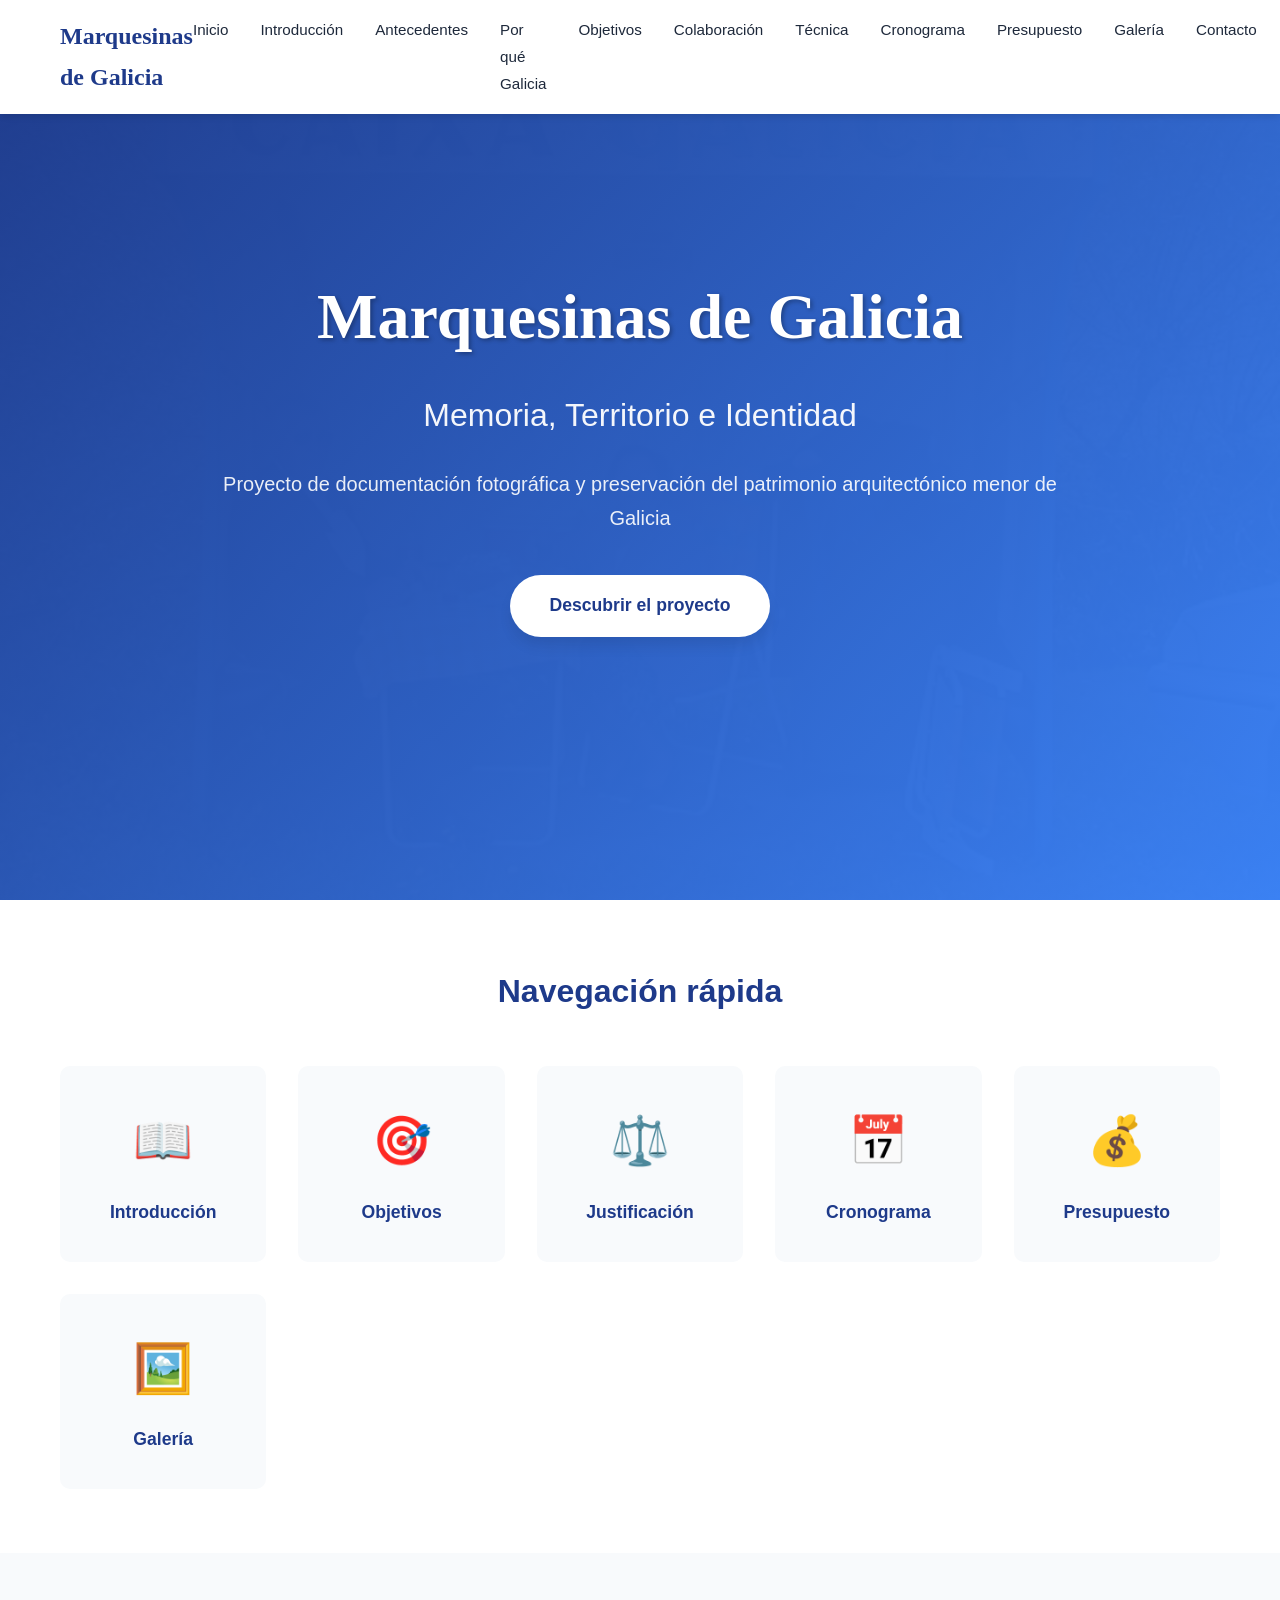
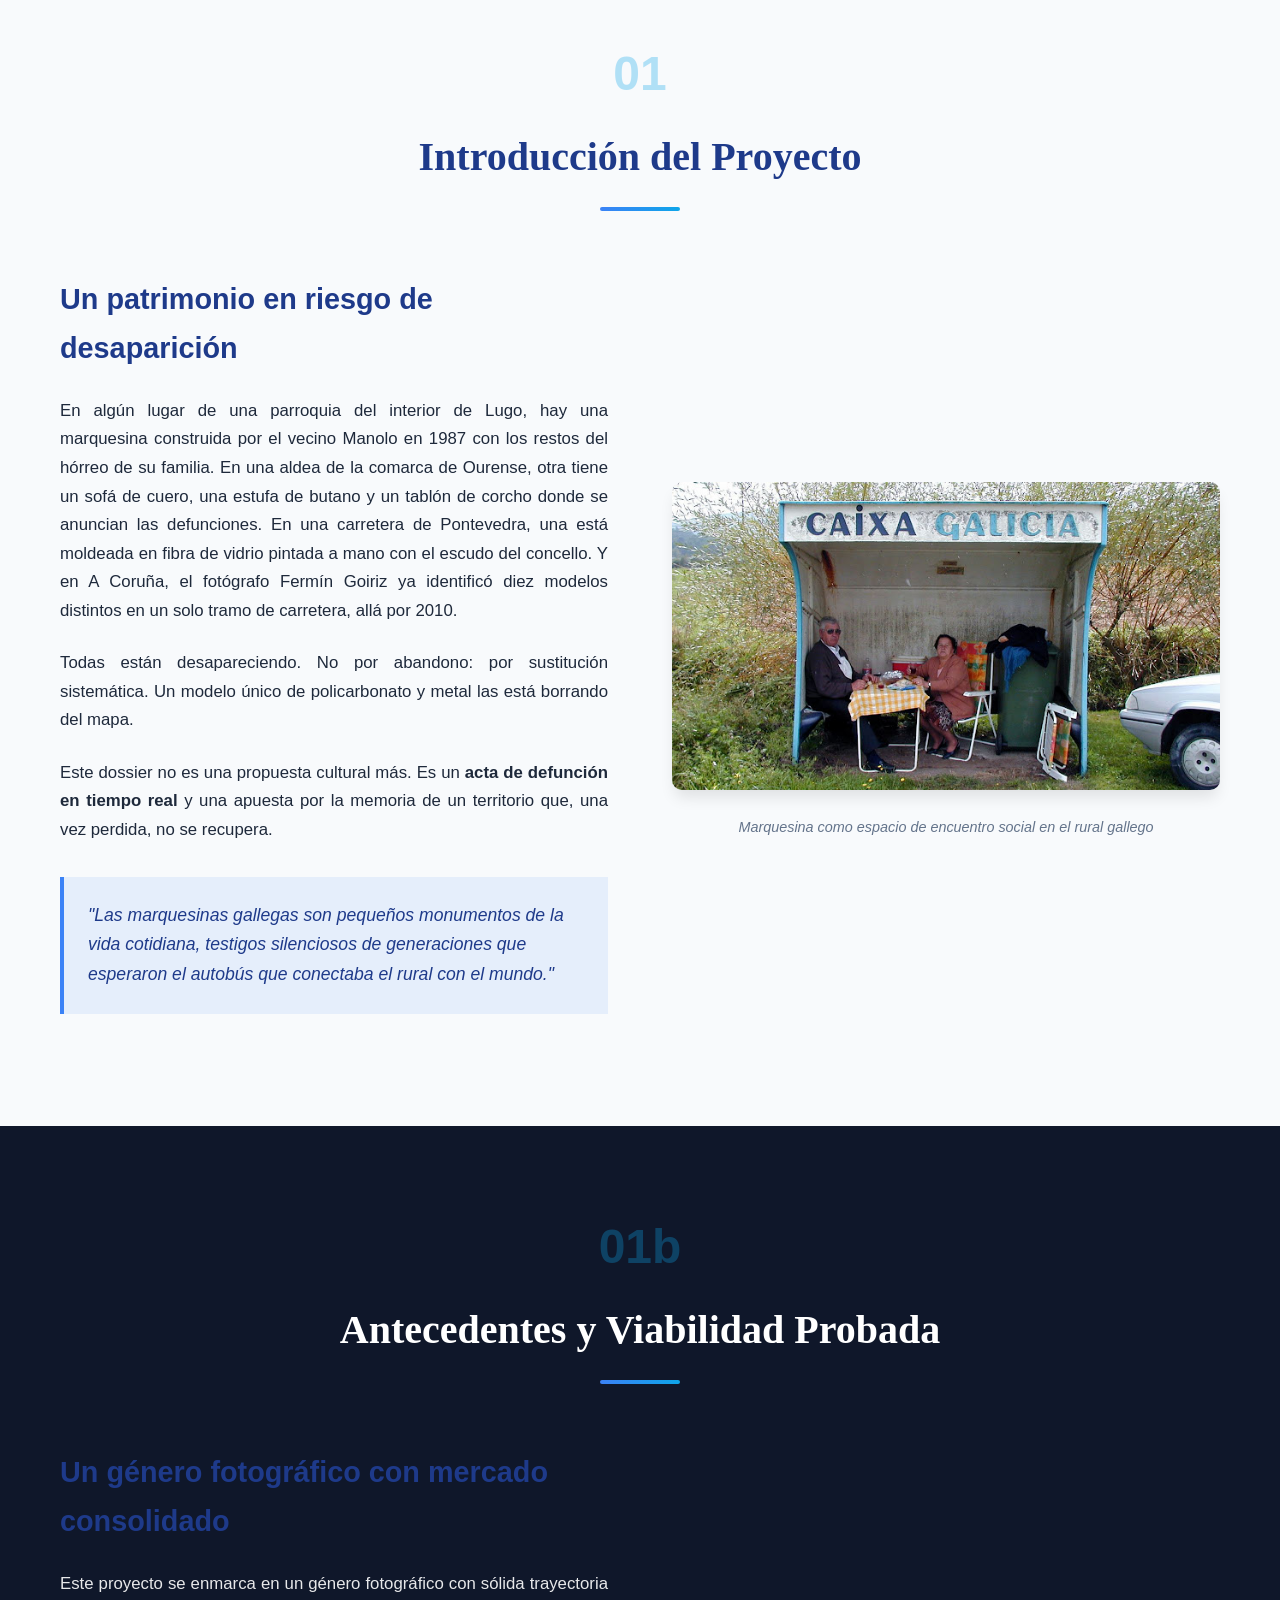
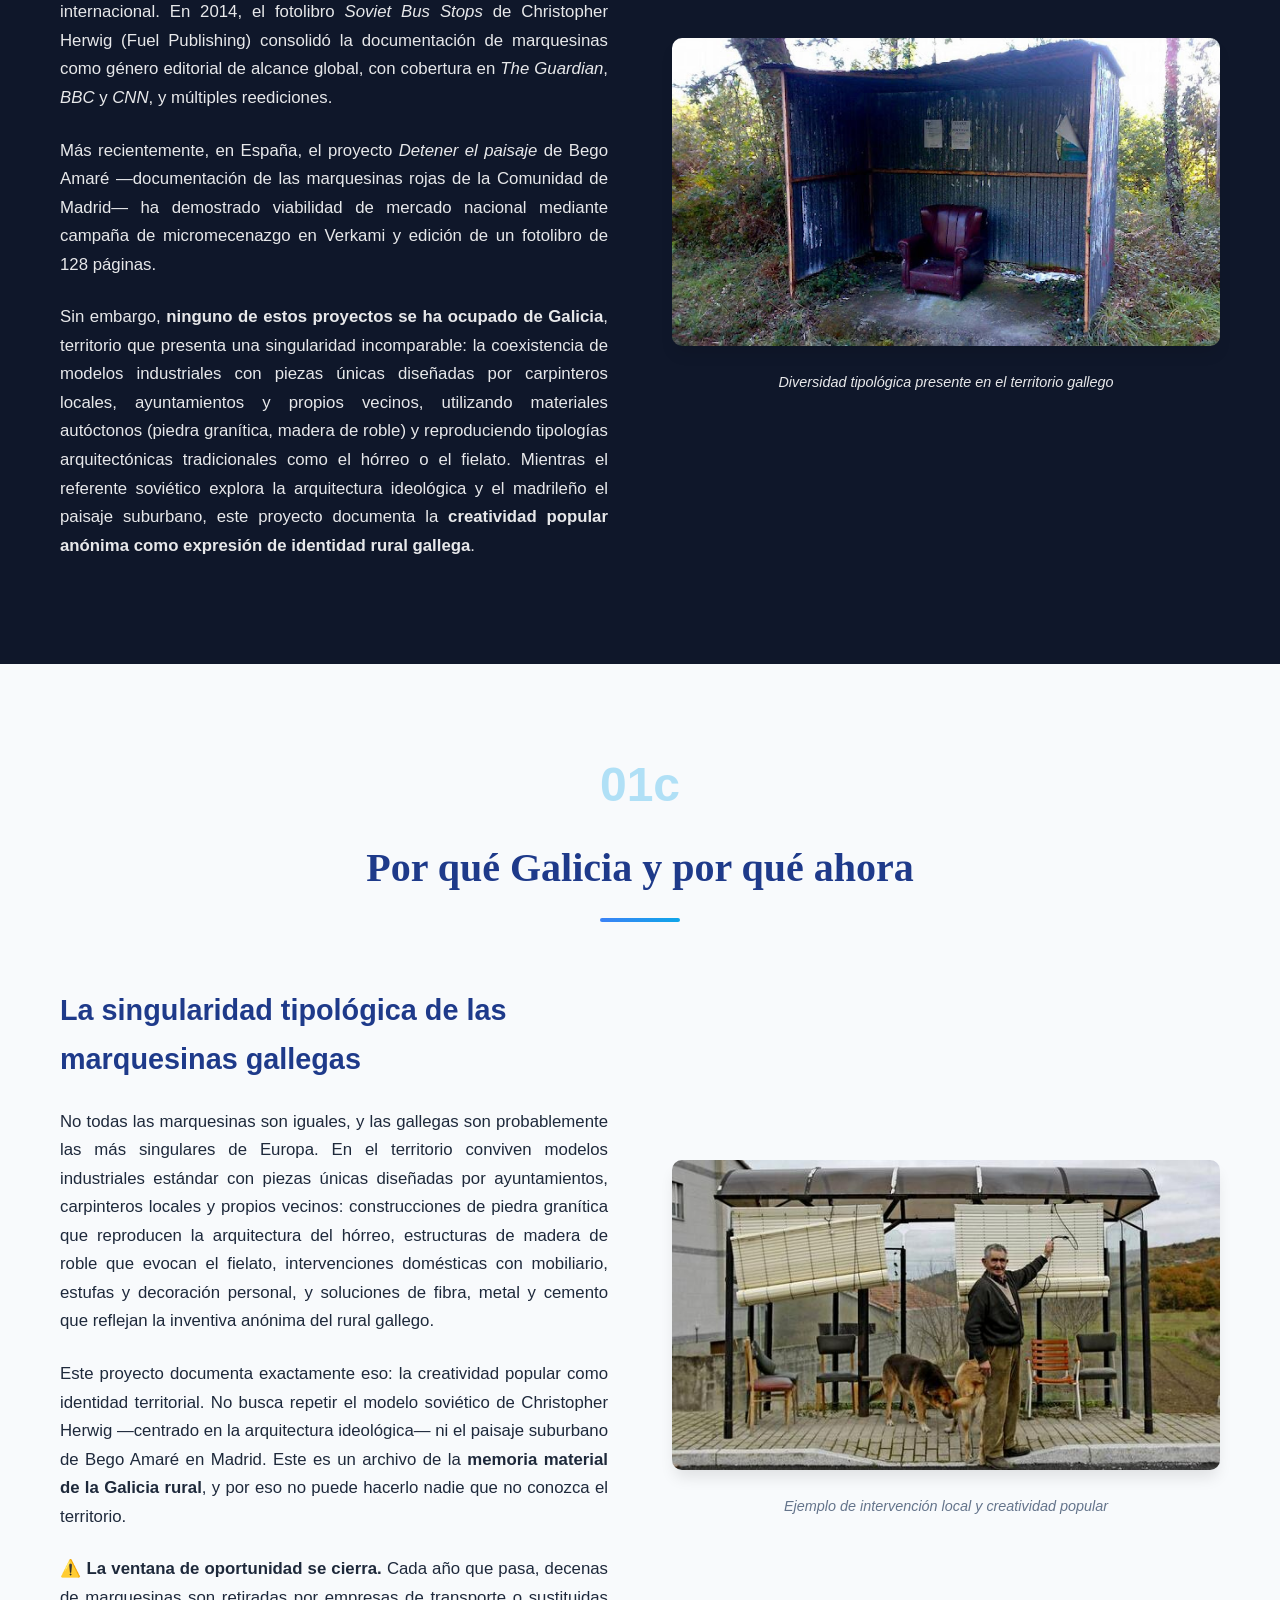
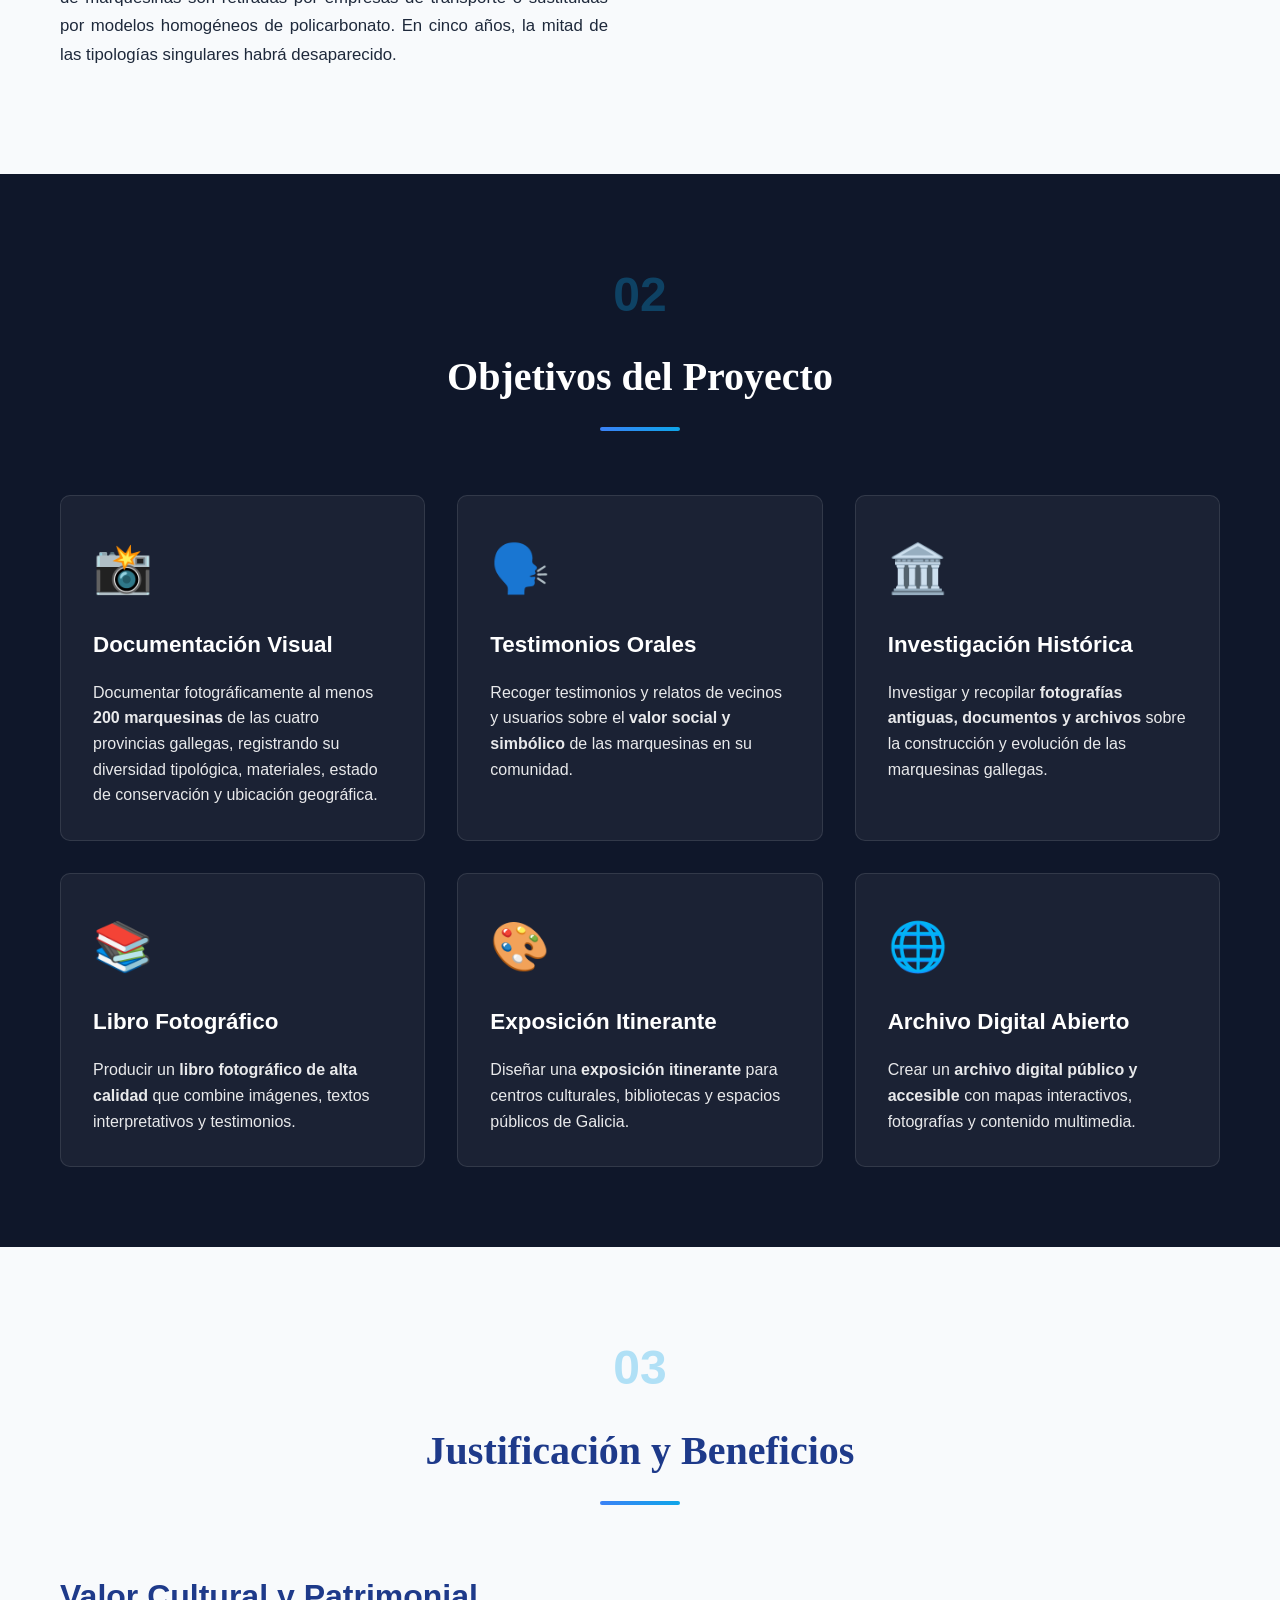
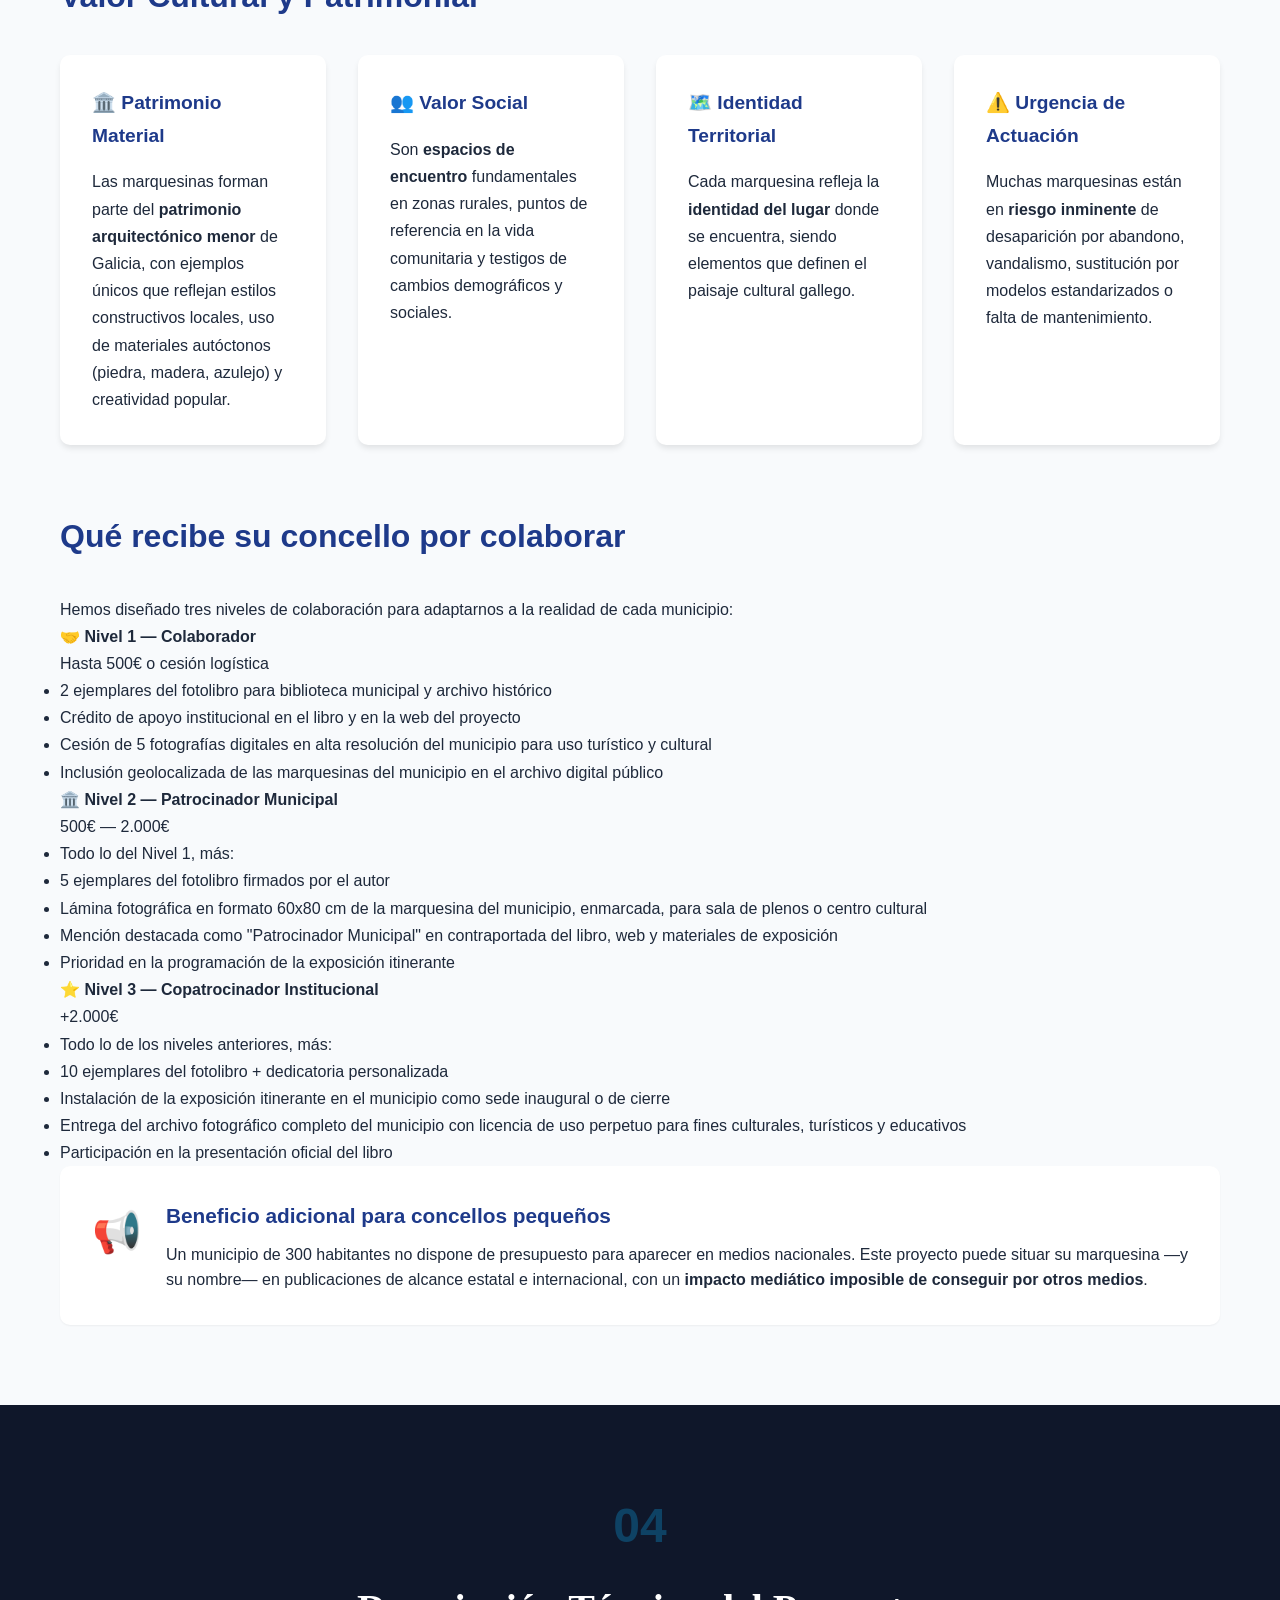
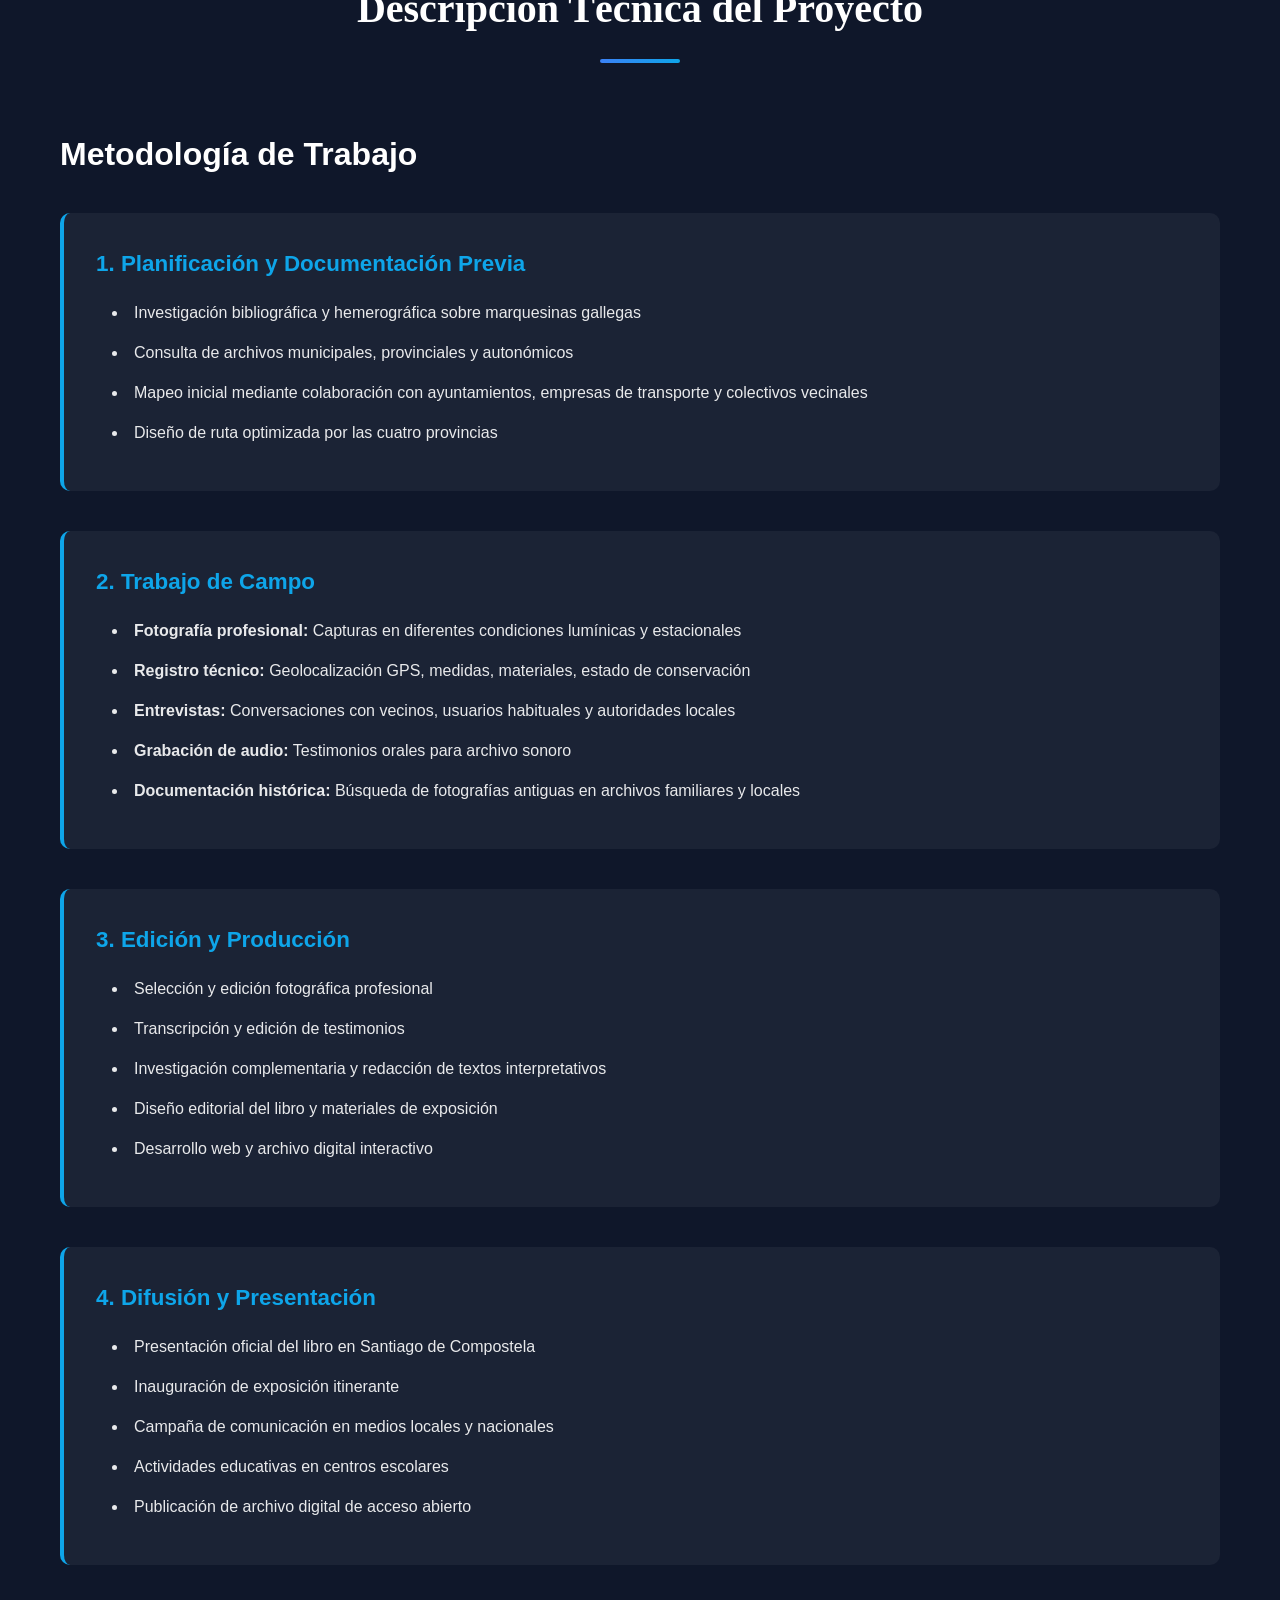
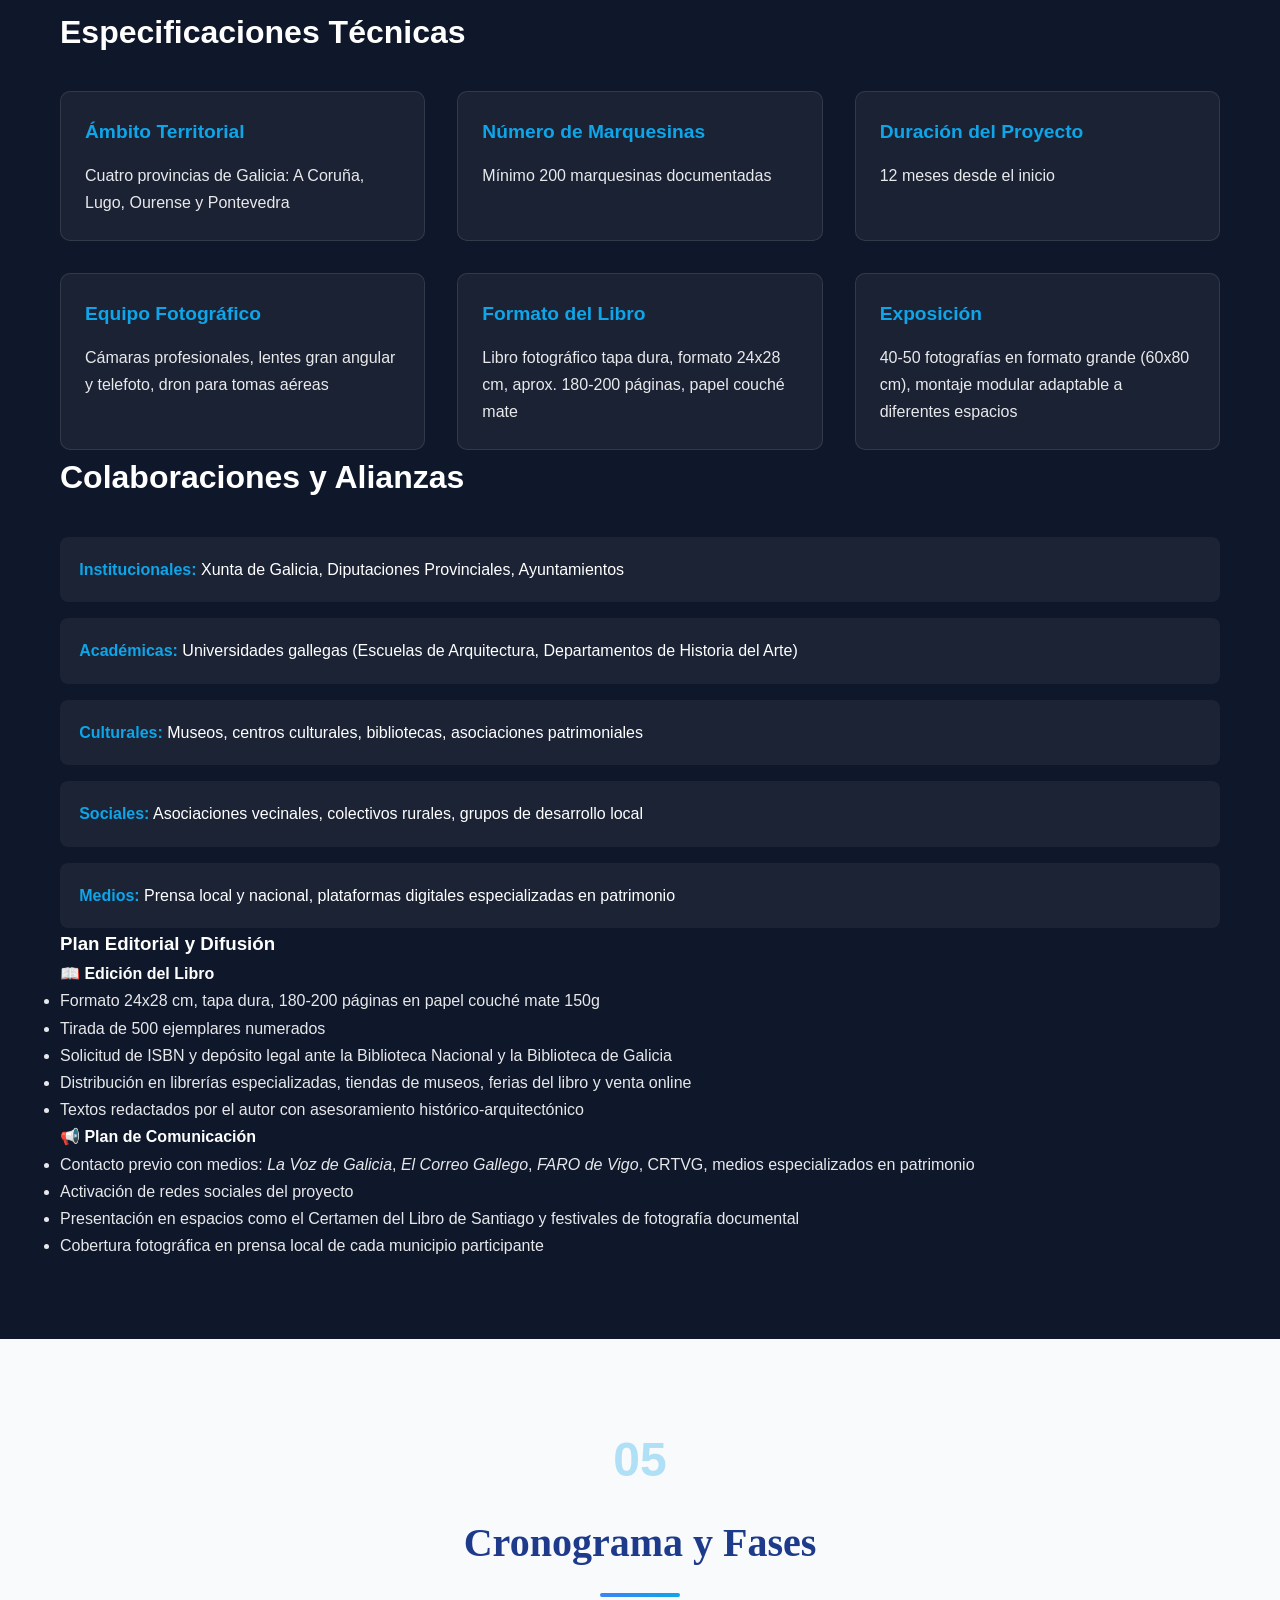
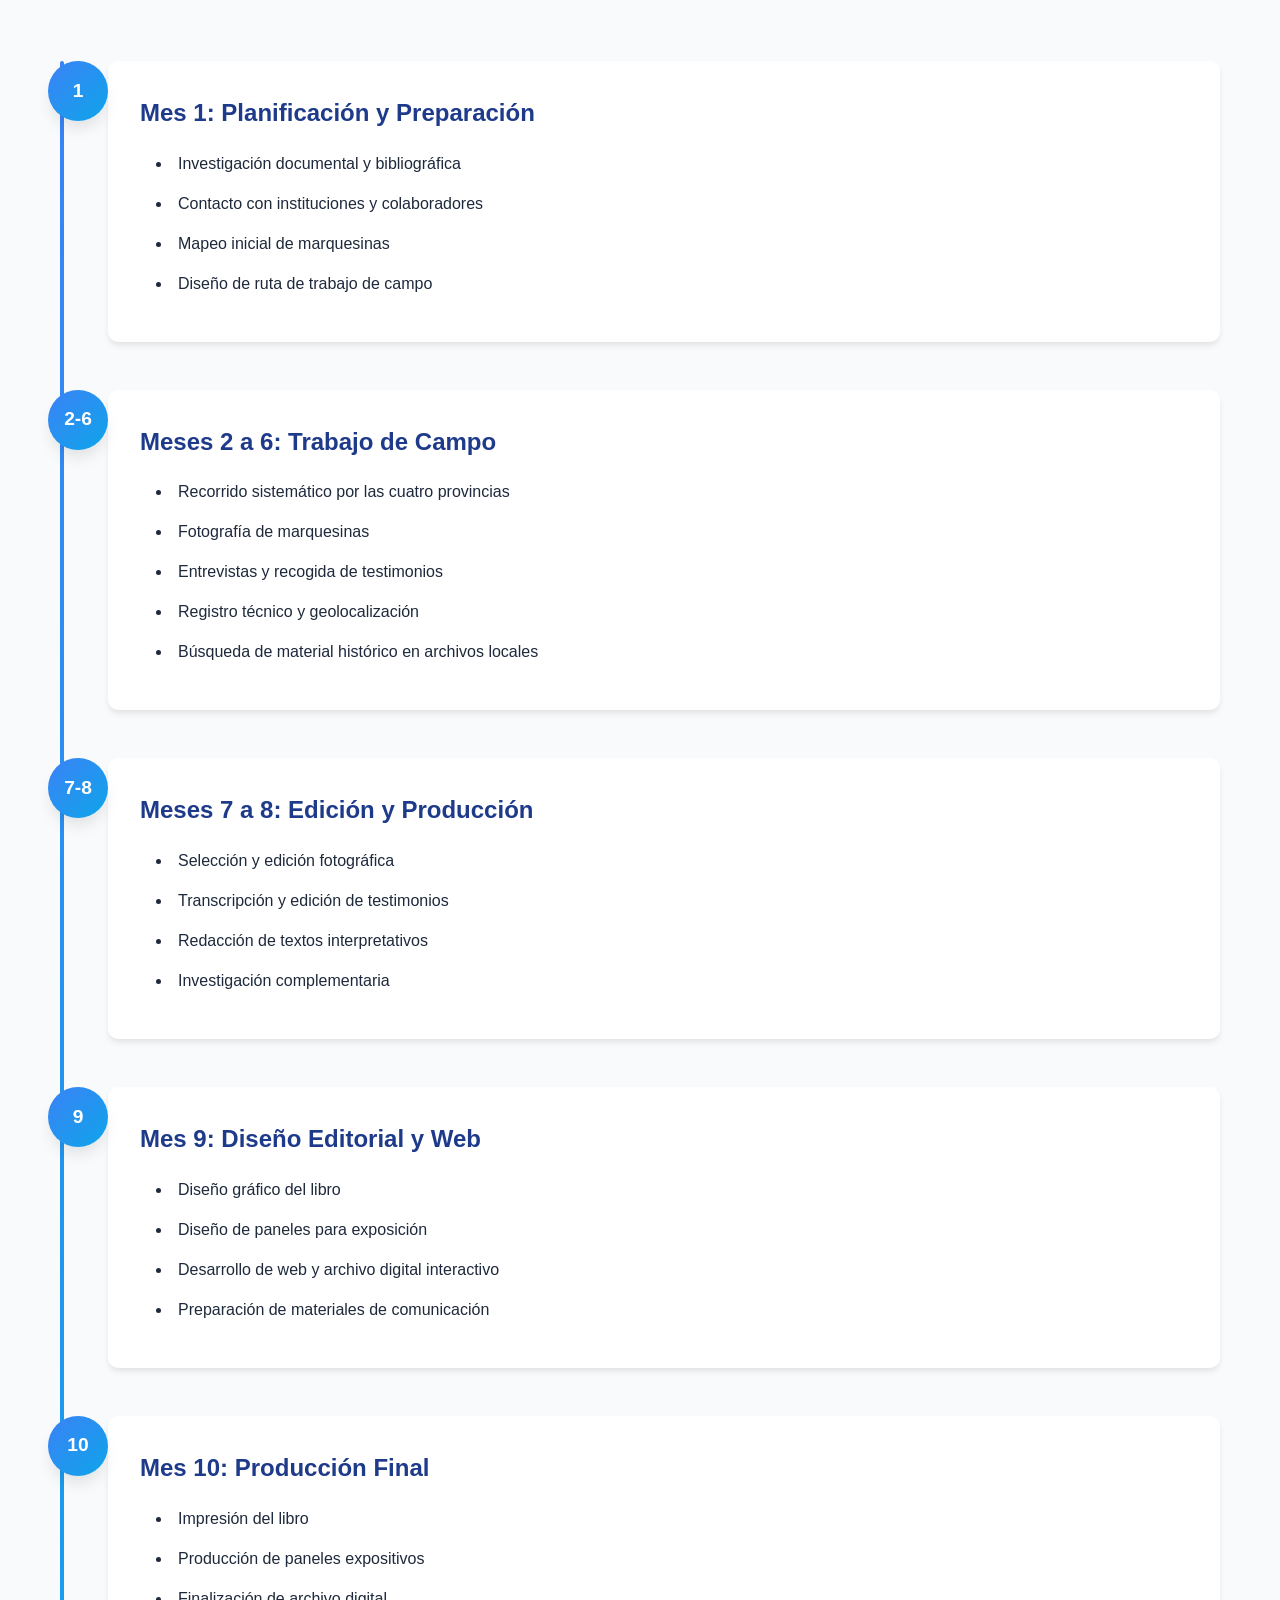
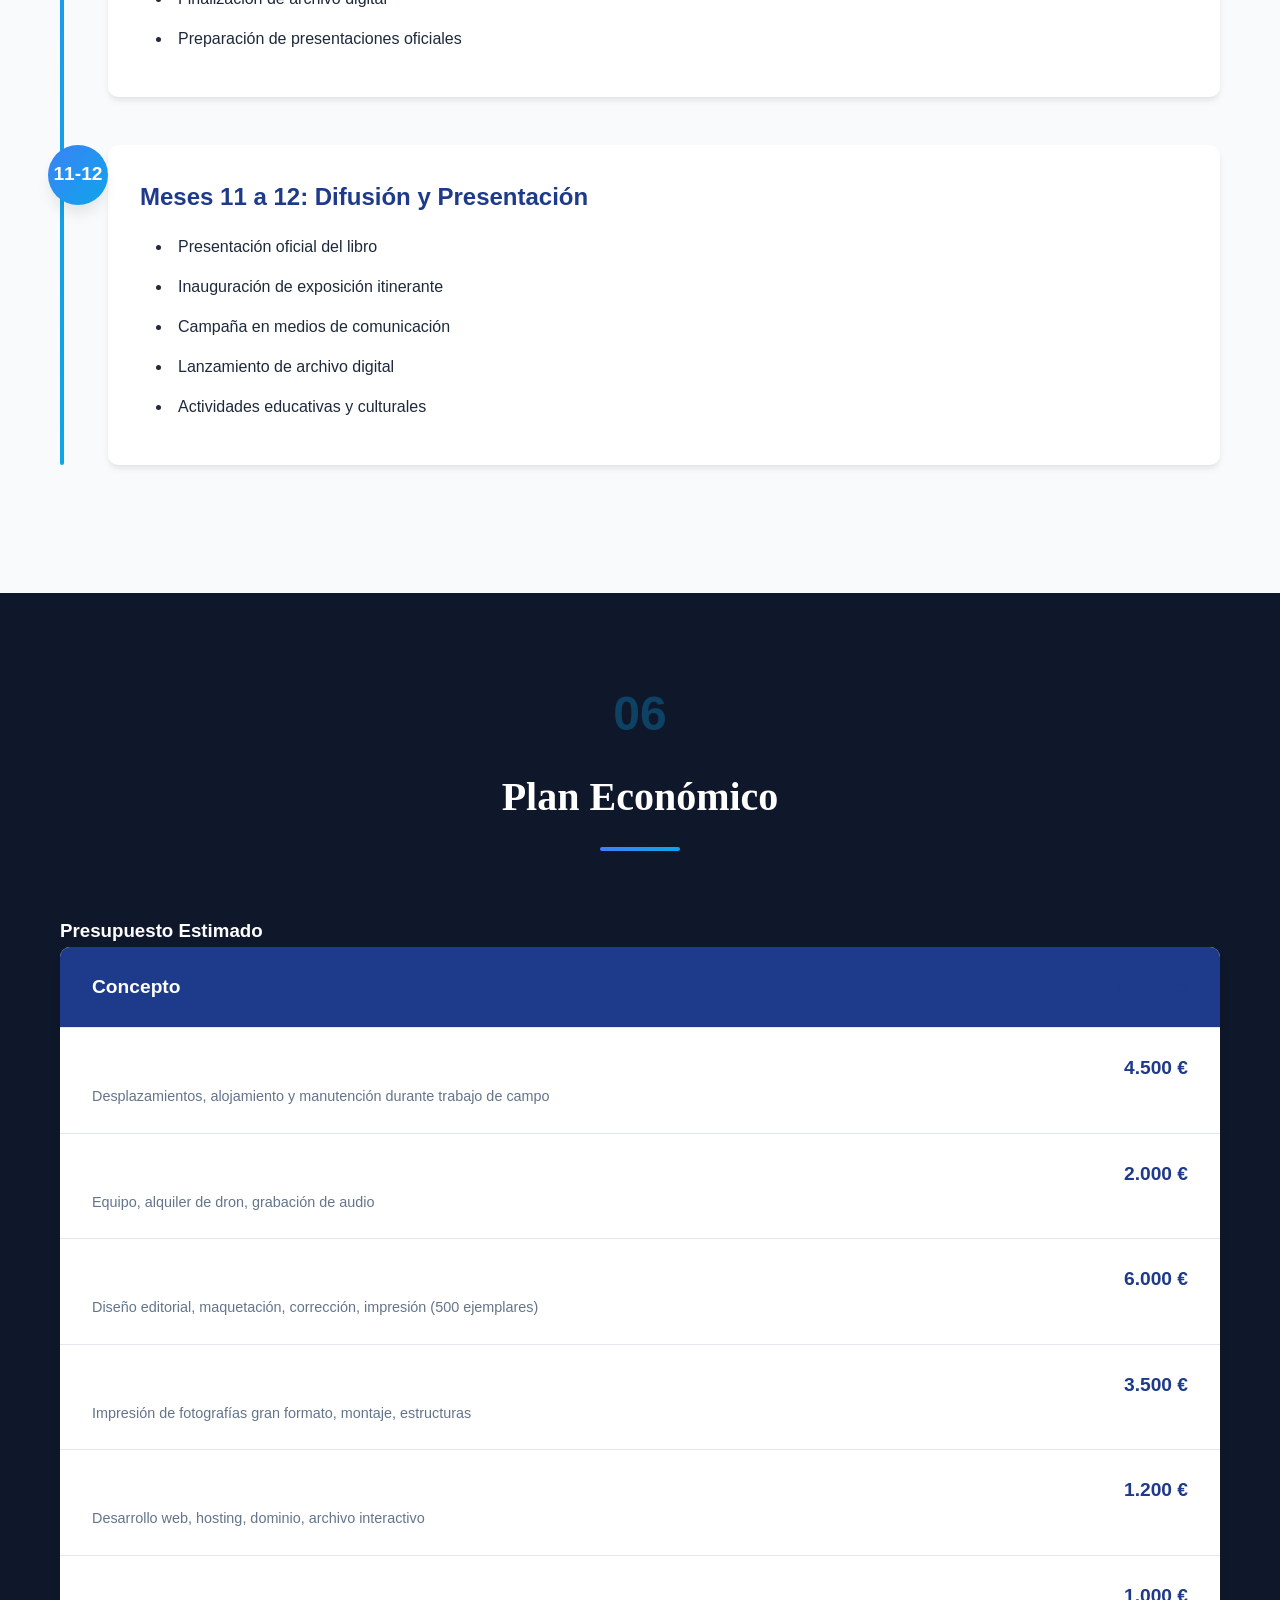
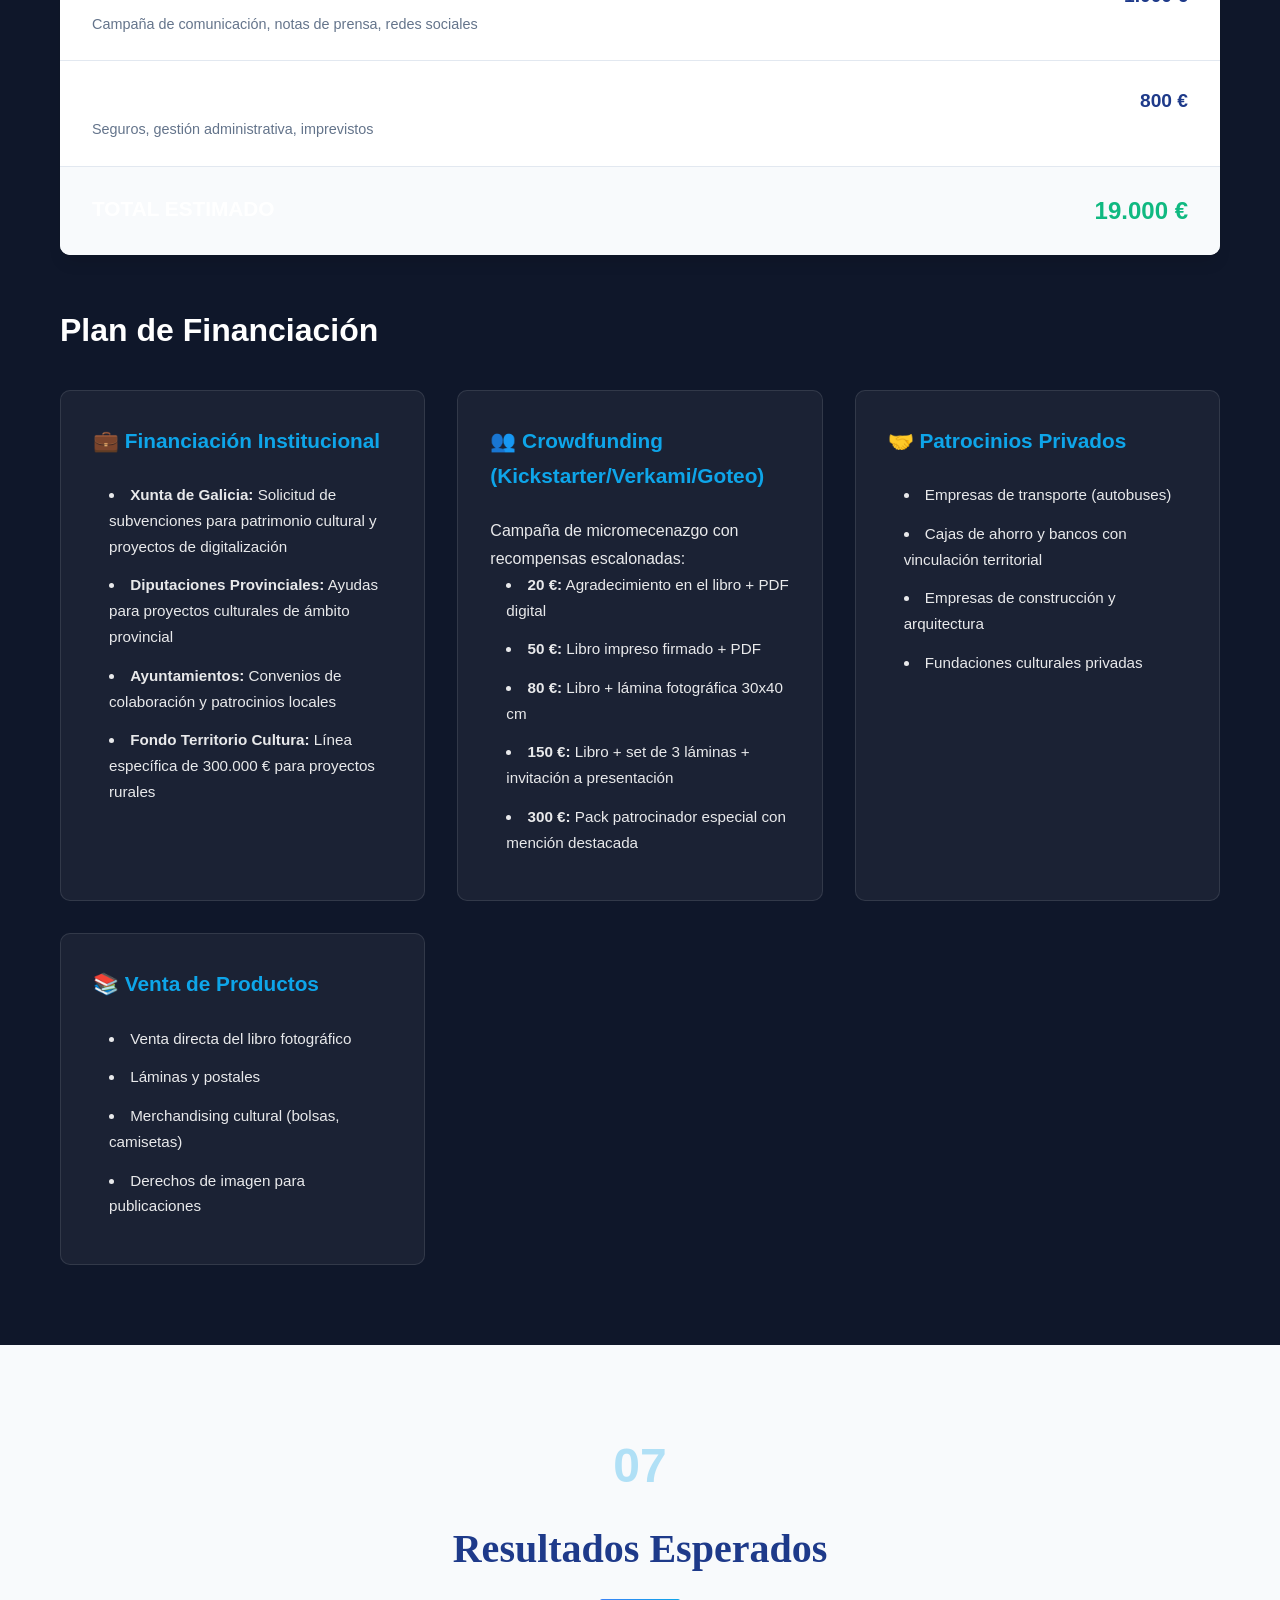
<file: web_dossier/index.html>
<!DOCTYPE html>
<html lang="es">
<head>
    <meta charset="UTF-8">
    <meta name="viewport" content="width=device-width, initial-scale=1.0">
    <meta name="description" content="Proyecto de documentación y preservación del patrimonio arquitectónico de las marquesinas de Galicia">
    <title>Marquesinas de Galicia: Memoria, Territorio e Identidad - Dossier de Proyecto</title>
    <link rel="stylesheet" href="css/style.css">
</head>
<body>
    
    <!-- HEADER NAVEGACIÓN -->
    <header class="main-header">
        <nav class="navbar">
            <div class="container">
                <div class="logo">
                    <h2>Marquesinas de Galicia</h2>
                </div>
                <ul class="nav-menu" id="navMenu">
                    <li><a href="#portada">Inicio</a></li>
                    <li><a href="#introduccion">Introducción</a></li>
                    <li><a href="#antecedentes">Antecedentes</a></li>
                    <li><a href="#galicia-ahora">Por qué Galicia</a></li>
                    <li><a href="#objetivos">Objetivos</a></li>
                    <li><a href="#justificacion">Colaboración</a></li>
                    <li><a href="#descripcion-tecnica">Técnica</a></li>
                    <li><a href="#cronograma">Cronograma</a></li>
                    <li><a href="#plan-economico">Presupuesto</a></li>
                    <li><a href="#galeria">Galería</a></li>
                    <li><a href="#contacto">Contacto</a></li>
                </ul>
                <button class="mobile-menu-toggle" id="mobileMenuToggle">
                    <span></span>
                    <span></span>
                    <span></span>
                </button>
            </div>
        </nav>
    </header>

    <!-- SECCIÓN PORTADA -->
    <section id="portada" class="hero">
        <div class="hero-overlay"></div>
        <div class="hero-content">
            <h1 class="hero-title">Marquesinas de Galicia</h1>
            <p class="hero-subtitle">Memoria, Territorio e Identidad</p>
            <p class="hero-description">Proyecto de documentación fotográfica y preservación del patrimonio arquitectónico menor de Galicia</p>
            <a href="#introduccion" class="cta-button">Descubrir el proyecto</a>
        </div>
    </section>

    <!-- ÍNDICE / NAVEGACIÓN RÁPIDA -->
    <section class="quick-nav">
        <div class="container">
            <h2>Navegación rápida</h2>
            <div class="quick-nav-grid">
                <a href="#introduccion" class="quick-nav-item">
                    <div class="icon">📖</div>
                    <h3>Introducción</h3>
                </a>
                <a href="#objetivos" class="quick-nav-item">
                    <div class="icon">🎯</div>
                    <h3>Objetivos</h3>
                </a>
                <a href="#justificacion" class="quick-nav-item">
                    <div class="icon">⚖️</div>
                    <h3>Justificación</h3>
                </a>
                <a href="#cronograma" class="quick-nav-item">
                    <div class="icon">📅</div>
                    <h3>Cronograma</h3>
                </a>
                <a href="#plan-economico" class="quick-nav-item">
                    <div class="icon">💰</div>
                    <h3>Presupuesto</h3>
                </a>
                <a href="#galeria" class="quick-nav-item">
                    <div class="icon">🖼️</div>
                    <h3>Galería</h3>
                </a>
            </div>
        </div>
    </section>

    <!-- SECCIÓN INTRODUCCIÓN -->
    <section id="introduccion" class="section section-light">
        <div class="container">
            <div class="section-header">
                <span class="section-number">01</span>
                <h2>Introducción del Proyecto</h2>
                <div class="section-divider"></div>
            </div>
            <div class="content-grid">
                <div class="content-text">
                    <h3>Un patrimonio en riesgo de desaparición</h3>
                    <p>En algún lugar de una parroquia del interior de Lugo, hay una marquesina construida por el vecino Manolo en 1987 con los restos del hórreo de su familia. En una aldea de la comarca de Ourense, otra tiene un sofá de cuero, una estufa de butano y un tablón de corcho donde se anuncian las defunciones. En una carretera de Pontevedra, una está moldeada en fibra de vidrio pintada a mano con el escudo del concello. Y en A Coruña, el fotógrafo Fermín Goiriz ya identificó diez modelos distintos en un solo tramo de carretera, allá por 2010.</p>

                    <p>Todas están desapareciendo. No por abandono: por sustitución sistemática. Un modelo único de policarbonato y metal las está borrando del mapa.</p>

                    <p>Este dossier no es una propuesta cultural más. Es un <strong>acta de defunción en tiempo real</strong> y una apuesta por la memoria de un territorio que, una vez perdida, no se recupera.</p>
                    
                    <blockquote class="highlight-quote">
                        "Las marquesinas gallegas son pequeños monumentos de la vida cotidiana, testigos silenciosos de generaciones que esperaron el autobús que conectaba el rural con el mundo."
                    </blockquote>
                </div>
                <div class="content-image">
                    <img src="img/M22M9005.jpg" alt="Marquesina de Caixa Galicia con comunidad local">
                    <p class="image-caption">Marquesina como espacio de encuentro social en el rural gallego</p>
                </div>
            </div>
        </div>
    </section>

    <!-- SECCIÓN ANTECEDENTES Y REFERENTES -->
    <section id="antecedentes" class="section section-dark">
        <div class="container">
            <div class="section-header">
                <span class="section-number">01b</span>
                <h2>Antecedentes y Viabilidad Probada</h2>
                <div class="section-divider"></div>
            </div>
            <div class="content-grid">
                <div class="content-text">
                    <h3>Un género fotográfico con mercado consolidado</h3>
                    <p>Este proyecto se enmarca en un género fotográfico con sólida trayectoria internacional. En 2014, el fotolibro <em>Soviet Bus Stops</em> de Christopher Herwig (Fuel Publishing) consolidó la documentación de marquesinas como género editorial de alcance global, con cobertura en <em>The Guardian</em>, <em>BBC</em> y <em>CNN</em>, y múltiples reediciones.</p>

                    <p>Más recientemente, en España, el proyecto <em>Detener el paisaje</em> de Bego Amaré —documentación de las marquesinas rojas de la Comunidad de Madrid— ha demostrado viabilidad de mercado nacional mediante campaña de micromecenazgo en Verkami y edición de un fotolibro de 128 páginas.</p>

                    <p>Sin embargo, <strong>ninguno de estos proyectos se ha ocupado de Galicia</strong>, territorio que presenta una singularidad incomparable: la coexistencia de modelos industriales con piezas únicas diseñadas por carpinteros locales, ayuntamientos y propios vecinos, utilizando materiales autóctonos (piedra granítica, madera de roble) y reproduciendo tipologías arquitectónicas tradicionales como el hórreo o el fielato. Mientras el referente soviético explora la arquitectura ideológica y el madrileño el paisaje suburbano, este proyecto documenta la <strong>creatividad popular anónima como expresión de identidad rural gallega</strong>.</p>
                </div>
                <div class="content-image">
                    <img src="img/SX17P7F4_12052009_PROPIA.jpg" alt="Marquesina minimalista moderna en carretera">
                    <p class="image-caption">Diversidad tipológica presente en el territorio gallego</p>
                </div>
            </div>
        </div>
    </section>

    <!-- SECCIÓN POR QUÉ GALICIA Y POR QUÉ AHORA -->
    <section id="galicia-ahora" class="section section-light">
        <div class="container">
            <div class="section-header">
                <span class="section-number">01c</span>
                <h2>Por qué Galicia y por qué ahora</h2>
                <div class="section-divider"></div>
            </div>
            <div class="content-grid">
                <div class="content-text">
                    <h3>La singularidad tipológica de las marquesinas gallegas</h3>
                    <p>No todas las marquesinas son iguales, y las gallegas son probablemente las más singulares de Europa. En el territorio conviven modelos industriales estándar con piezas únicas diseñadas por ayuntamientos, carpinteros locales y propios vecinos: construcciones de piedra granítica que reproducen la arquitectura del hórreo, estructuras de madera de roble que evocan el fielato, intervenciones domésticas con mobiliario, estufas y decoración personal, y soluciones de fibra, metal y cemento que reflejan la inventiva anónima del rural gallego.</p>

                    <p>Este proyecto documenta exactamente eso: la creatividad popular como identidad territorial. No busca repetir el modelo soviético de Christopher Herwig —centrado en la arquitectura ideológica— ni el paisaje suburbano de Bego Amaré en Madrid. Este es un archivo de la <strong>memoria material de la Galicia rural</strong>, y por eso no puede hacerlo nadie que no conozca el territorio.</p>

                    <div class="highlight-box">
                        <p><strong>⚠️ La ventana de oportunidad se cierra.</strong> Cada año que pasa, decenas de marquesinas son retiradas por empresas de transporte o sustituidas por modelos homogéneos de policarbonato. En cinco años, la mitad de las tipologías singulares habrá desaparecido.</p>
                    </div>
                </div>
                <div class="content-image">
                    <img src="img/Bii7lkPCQAANgS4.jpg" alt="Marquesina con diseño personalizado">
                    <p class="image-caption">Ejemplo de intervención local y creatividad popular</p>
                </div>
            </div>
        </div>
    </section>

    <!-- SECCIÓN OBJETIVOS -->
    <section id="objetivos" class="section section-dark">
        <div class="container">
            <div class="section-header">
                <span class="section-number">02</span>
                <h2>Objetivos del Proyecto</h2>
                <div class="section-divider"></div>
            </div>
            <div class="objectives-grid">
                <div class="objective-card">
                    <div class="objective-icon">📸</div>
                    <h3>Documentación Visual</h3>
                    <p>Documentar fotográficamente al menos <strong>200 marquesinas</strong> de las cuatro provincias gallegas, registrando su diversidad tipológica, materiales, estado de conservación y ubicación geográfica.</p>
                </div>
                <div class="objective-card">
                    <div class="objective-icon">🗣️</div>
                    <h3>Testimonios Orales</h3>
                    <p>Recoger testimonios y relatos de vecinos y usuarios sobre el <strong>valor social y simbólico</strong> de las marquesinas en su comunidad.</p>
                </div>
                <div class="objective-card">
                    <div class="objective-icon">🏛️</div>
                    <h3>Investigación Histórica</h3>
                    <p>Investigar y recopilar <strong>fotografías antiguas, documentos y archivos</strong> sobre la construcción y evolución de las marquesinas gallegas.</p>
                </div>
                <div class="objective-card">
                    <div class="objective-icon">📚</div>
                    <h3>Libro Fotográfico</h3>
                    <p>Producir un <strong>libro fotográfico de alta calidad</strong> que combine imágenes, textos interpretativos y testimonios.</p>
                </div>
                <div class="objective-card">
                    <div class="objective-icon">🎨</div>
                    <h3>Exposición Itinerante</h3>
                    <p>Diseñar una <strong>exposición itinerante</strong> para centros culturales, bibliotecas y espacios públicos de Galicia.</p>
                </div>
                <div class="objective-card">
                    <div class="objective-icon">🌐</div>
                    <h3>Archivo Digital Abierto</h3>
                    <p>Crear un <strong>archivo digital público y accesible</strong> con mapas interactivos, fotografías y contenido multimedia.</p>
                </div>
            </div>
        </div>
    </section>

    <!-- SECCIÓN JUSTIFICACIÓN -->
    <section id="justificacion" class="section section-light">
        <div class="container">
            <div class="section-header">
                <span class="section-number">03</span>
                <h2>Justificación y Beneficios</h2>
                <div class="section-divider"></div>
            </div>
            
            <div class="justification-content">
                <h3>Valor Cultural y Patrimonial</h3>
                <div class="benefit-grid">
                    <div class="benefit-item">
                        <h4>🏛️ Patrimonio Material</h4>
                        <p>Las marquesinas forman parte del <strong>patrimonio arquitectónico menor</strong> de Galicia, con ejemplos únicos que reflejan estilos constructivos locales, uso de materiales autóctonos (piedra, madera, azulejo) y creatividad popular.</p>
                    </div>
                    <div class="benefit-item">
                        <h4>👥 Valor Social</h4>
                        <p>Son <strong>espacios de encuentro</strong> fundamentales en zonas rurales, puntos de referencia en la vida comunitaria y testigos de cambios demográficos y sociales.</p>
                    </div>
                    <div class="benefit-item">
                        <h4>🗺️ Identidad Territorial</h4>
                        <p>Cada marquesina refleja la <strong>identidad del lugar</strong> donde se encuentra, siendo elementos que definen el paisaje cultural gallego.</p>
                    </div>
                    <div class="benefit-item">
                        <h4>⚠️ Urgencia de Actuación</h4>
                        <p>Muchas marquesinas están en <strong>riesgo inminente</strong> de desaparición por abandono, vandalismo, sustitución por modelos estandarizados o falta de mantenimiento.</p>
                    </div>
                </div>

                <h3 class="subsection-title">Qué recibe su concello por colaborar</h3>
                <p>Hemos diseñado tres niveles de colaboración para adaptarnos a la realidad de cada municipio:</p>

                <div class="collaboration-levels">
                    <div class="level-card">
                        <div class="level-header">
                            <h4>🤝 Nivel 1 — Colaborador</h4>
                            <p class="level-price">Hasta 500€ o cesión logística</p>
                        </div>
                        <ul class="level-benefits">
                            <li>2 ejemplares del fotolibro para biblioteca municipal y archivo histórico</li>
                            <li>Crédito de apoyo institucional en el libro y en la web del proyecto</li>
                            <li>Cesión de 5 fotografías digitales en alta resolución del municipio para uso turístico y cultural</li>
                            <li>Inclusión geolocalizada de las marquesinas del municipio en el archivo digital público</li>
                        </ul>
                    </div>
                    <div class="level-card">
                        <div class="level-header">
                            <h4>🏛️ Nivel 2 — Patrocinador Municipal</h4>
                            <p class="level-price">500€ — 2.000€</p>
                        </div>
                        <ul class="level-benefits">
                            <li>Todo lo del Nivel 1, más:</li>
                            <li>5 ejemplares del fotolibro firmados por el autor</li>
                            <li>Lámina fotográfica en formato 60x80 cm de la marquesina del municipio, enmarcada, para sala de plenos o centro cultural</li>
                            <li>Mención destacada como "Patrocinador Municipal" en contraportada del libro, web y materiales de exposición</li>
                            <li>Prioridad en la programación de la exposición itinerante</li>
                        </ul>
                    </div>
                    <div class="level-card">
                        <div class="level-header">
                            <h4>⭐ Nivel 3 — Copatrocinador Institucional</h4>
                            <p class="level-price">+2.000€</p>
                        </div>
                        <ul class="level-benefits">
                            <li>Todo lo de los niveles anteriores, más:</li>
                            <li>10 ejemplares del fotolibro + dedicatoria personalizada</li>
                            <li>Instalación de la exposición itinerante en el municipio como sede inaugural o de cierre</li>
                            <li>Entrega del archivo fotográfico completo del municipio con licencia de uso perpetuo para fines culturales, turísticos y educativos</li>
                            <li>Participación en la presentación oficial del libro</li>
                        </ul>
                    </div>
                </div>

                <div class="small-town-benefit">
                    <div class="benefit-block">
                        <div class="benefit-icon">📢</div>
                        <div class="benefit-content">
                            <h4>Beneficio adicional para concellos pequeños</h4>
                            <p>Un municipio de 300 habitantes no dispone de presupuesto para aparecer en medios nacionales. Este proyecto puede situar su marquesina —y su nombre— en publicaciones de alcance estatal e internacional, con un <strong>impacto mediático imposible de conseguir por otros medios</strong>.</p>
                        </div>
                    </div>
                </div>
            </div>
        </div>
    </section>

    <!-- SECCIÓN DESCRIPCIÓN TÉCNICA -->
    <section id="descripcion-tecnica" class="section section-dark">
        <div class="container">
            <div class="section-header">
                <span class="section-number">04</span>
                <h2>Descripción Técnica del Proyecto</h2>
                <div class="section-divider"></div>
            </div>
            
            <div class="technical-content">
                <div class="methodology">
                    <h3>Metodología de Trabajo</h3>
                    
                    <div class="methodology-phase">
                        <h4>1. Planificación y Documentación Previa</h4>
                        <ul>
                            <li>Investigación bibliográfica y hemerográfica sobre marquesinas gallegas</li>
                            <li>Consulta de archivos municipales, provinciales y autonómicos</li>
                            <li>Mapeo inicial mediante colaboración con ayuntamientos, empresas de transporte y colectivos vecinales</li>
                            <li>Diseño de ruta optimizada por las cuatro provincias</li>
                        </ul>
                    </div>

                    <div class="methodology-phase">
                        <h4>2. Trabajo de Campo</h4>
                        <ul>
                            <li><strong>Fotografía profesional:</strong> Capturas en diferentes condiciones lumínicas y estacionales</li>
                            <li><strong>Registro técnico:</strong> Geolocalización GPS, medidas, materiales, estado de conservación</li>
                            <li><strong>Entrevistas:</strong> Conversaciones con vecinos, usuarios habituales y autoridades locales</li>
                            <li><strong>Grabación de audio:</strong> Testimonios orales para archivo sonoro</li>
                            <li><strong>Documentación histórica:</strong> Búsqueda de fotografías antiguas en archivos familiares y locales</li>
                        </ul>
                    </div>

                    <div class="methodology-phase">
                        <h4>3. Edición y Producción</h4>
                        <ul>
                            <li>Selección y edición fotográfica profesional</li>
                            <li>Transcripción y edición de testimonios</li>
                            <li>Investigación complementaria y redacción de textos interpretativos</li>
                            <li>Diseño editorial del libro y materiales de exposición</li>
                            <li>Desarrollo web y archivo digital interactivo</li>
                        </ul>
                    </div>

                    <div class="methodology-phase">
                        <h4>4. Difusión y Presentación</h4>
                        <ul>
                            <li>Presentación oficial del libro en Santiago de Compostela</li>
                            <li>Inauguración de exposición itinerante</li>
                            <li>Campaña de comunicación en medios locales y nacionales</li>
                            <li>Actividades educativas en centros escolares</li>
                            <li>Publicación de archivo digital de acceso abierto</li>
                        </ul>
                    </div>
                </div>

                <div class="technical-specs">
                    <h3>Especificaciones Técnicas</h3>
                    <div class="specs-grid">
                        <div class="spec-item">
                            <h4>Ámbito Territorial</h4>
                            <p>Cuatro provincias de Galicia: A Coruña, Lugo, Ourense y Pontevedra</p>
                        </div>
                        <div class="spec-item">
                            <h4>Número de Marquesinas</h4>
                            <p>Mínimo 200 marquesinas documentadas</p>
                        </div>
                        <div class="spec-item">
                            <h4>Duración del Proyecto</h4>
                            <p>12 meses desde el inicio</p>
                        </div>
                        <div class="spec-item">
                            <h4>Equipo Fotográfico</h4>
                            <p>Cámaras profesionales, lentes gran angular y telefoto, dron para tomas aéreas</p>
                        </div>
                        <div class="spec-item">
                            <h4>Formato del Libro</h4>
                            <p>Libro fotográfico tapa dura, formato 24x28 cm, aprox. 180-200 páginas, papel couché mate</p>
                        </div>
                        <div class="spec-item">
                            <h4>Exposición</h4>
                            <p>40-50 fotografías en formato grande (60x80 cm), montaje modular adaptable a diferentes espacios</p>
                        </div>
                    </div>
                </div>

                <div class="collaborations">
                    <h3>Colaboraciones y Alianzas</h3>
                    <div class="collaboration-list">
                        <div class="collab-item">
                            <strong>Institucionales:</strong> Xunta de Galicia, Diputaciones Provinciales, Ayuntamientos
                        </div>
                        <div class="collab-item">
                            <strong>Académicas:</strong> Universidades gallegas (Escuelas de Arquitectura, Departamentos de Historia del Arte)
                        </div>
                        <div class="collab-item">
                            <strong>Culturales:</strong> Museos, centros culturales, bibliotecas, asociaciones patrimoniales
                        </div>
                        <div class="collab-item">
                            <strong>Sociales:</strong> Asociaciones vecinales, colectivos rurales, grupos de desarrollo local
                        </div>
                        <div class="collab-item">
                            <strong>Medios:</strong> Prensa local y nacional, plataformas digitales especializadas en patrimonio
                        </div>
                    </div>
                </div>

                <div class="editorial-plan">
                    <h3>Plan Editorial y Difusión</h3>
                    <div class="plan-content">
                        <div class="plan-section">
                            <h4>📖 Edición del Libro</h4>
                            <ul>
                                <li>Formato 24x28 cm, tapa dura, 180-200 páginas en papel couché mate 150g</li>
                                <li>Tirada de 500 ejemplares numerados</li>
                                <li>Solicitud de ISBN y depósito legal ante la Biblioteca Nacional y la Biblioteca de Galicia</li>
                                <li>Distribución en librerías especializadas, tiendas de museos, ferias del libro y venta online</li>
                                <li>Textos redactados por el autor con asesoramiento histórico-arquitectónico</li>
                            </ul>
                        </div>
                        <div class="plan-section">
                            <h4>📢 Plan de Comunicación</h4>
                            <ul>
                                <li>Contacto previo con medios: <em>La Voz de Galicia</em>, <em>El Correo Gallego</em>, <em>FARO de Vigo</em>, CRTVG, medios especializados en patrimonio</li>
                                <li>Activación de redes sociales del proyecto</li>
                                <li>Presentación en espacios como el Certamen del Libro de Santiago y festivales de fotografía documental</li>
                                <li>Cobertura fotográfica en prensa local de cada municipio participante</li>
                            </ul>
                        </div>
                    </div>
                </div>
            </div>
        </div>
    </section>

    <!-- SECCIÓN CRONOGRAMA -->
    <section id="cronograma" class="section section-light">
        <div class="container">
            <div class="section-header">
                <span class="section-number">05</span>
                <h2>Cronograma y Fases</h2>
                <div class="section-divider"></div>
            </div>
            
            <div class="timeline">
                <div class="timeline-item">
                    <div class="timeline-marker">
                        <span class="timeline-number">1</span>
                    </div>
                    <div class="timeline-content">
                        <h3>Mes 1: Planificación y Preparación</h3>
                        <ul>
                            <li>Investigación documental y bibliográfica</li>
                            <li>Contacto con instituciones y colaboradores</li>
                            <li>Mapeo inicial de marquesinas</li>
                            <li>Diseño de ruta de trabajo de campo</li>
                        </ul>
                    </div>
                </div>

                <div class="timeline-item">
                    <div class="timeline-marker">
                        <span class="timeline-number">2-6</span>
                    </div>
                    <div class="timeline-content">
                        <h3>Meses 2 a 6: Trabajo de Campo</h3>
                        <ul>
                            <li>Recorrido sistemático por las cuatro provincias</li>
                            <li>Fotografía de marquesinas</li>
                            <li>Entrevistas y recogida de testimonios</li>
                            <li>Registro técnico y geolocalización</li>
                            <li>Búsqueda de material histórico en archivos locales</li>
                        </ul>
                    </div>
                </div>

                <div class="timeline-item">
                    <div class="timeline-marker">
                        <span class="timeline-number">7-8</span>
                    </div>
                    <div class="timeline-content">
                        <h3>Meses 7 a 8: Edición y Producción</h3>
                        <ul>
                            <li>Selección y edición fotográfica</li>
                            <li>Transcripción y edición de testimonios</li>
                            <li>Redacción de textos interpretativos</li>
                            <li>Investigación complementaria</li>
                        </ul>
                    </div>
                </div>

                <div class="timeline-item">
                    <div class="timeline-marker">
                        <span class="timeline-number">9</span>
                    </div>
                    <div class="timeline-content">
                        <h3>Mes 9: Diseño Editorial y Web</h3>
                        <ul>
                            <li>Diseño gráfico del libro</li>
                            <li>Diseño de paneles para exposición</li>
                            <li>Desarrollo de web y archivo digital interactivo</li>
                            <li>Preparación de materiales de comunicación</li>
                        </ul>
                    </div>
                </div>

                <div class="timeline-item">
                    <div class="timeline-marker">
                        <span class="timeline-number">10</span>
                    </div>
                    <div class="timeline-content">
                        <h3>Mes 10: Producción Final</h3>
                        <ul>
                            <li>Impresión del libro</li>
                            <li>Producción de paneles expositivos</li>
                            <li>Finalización de archivo digital</li>
                            <li>Preparación de presentaciones oficiales</li>
                        </ul>
                    </div>
                </div>

                <div class="timeline-item">
                    <div class="timeline-marker">
                        <span class="timeline-number">11-12</span>
                    </div>
                    <div class="timeline-content">
                        <h3>Meses 11 a 12: Difusión y Presentación</h3>
                        <ul>
                            <li>Presentación oficial del libro</li>
                            <li>Inauguración de exposición itinerante</li>
                            <li>Campaña en medios de comunicación</li>
                            <li>Lanzamiento de archivo digital</li>
                            <li>Actividades educativas y culturales</li>
                        </ul>
                    </div>
                </div>
            </div>
        </div>
    </section>

    <!-- SECCIÓN PLAN ECONÓMICO -->
    <section id="plan-economico" class="section section-dark">
        <div class="container">
            <div class="section-header">
                <span class="section-number">06</span>
                <h2>Plan Económico</h2>
                <div class="section-divider"></div>
            </div>
            
            <div class="economic-content">
                <h3>Presupuesto Estimado</h3>
                
                <div class="budget-table">
                    <div class="budget-row budget-header">
                        <div class="budget-concept">Concepto</div>
                        <div class="budget-amount">Importe</div>
                    </div>
                    <div class="budget-row">
                        <div class="budget-concept">
                            <strong>Transporte y Dietas</strong>
                            <span class="budget-detail">Desplazamientos, alojamiento y manutención durante trabajo de campo</span>
                        </div>
                        <div class="budget-amount">4.500 €</div>
                    </div>
                    <div class="budget-row">
                        <div class="budget-concept">
                            <strong>Material Fotográfico y Técnico</strong>
                            <span class="budget-detail">Equipo, alquiler de dron, grabación de audio</span>
                        </div>
                        <div class="budget-amount">2.000 €</div>
                    </div>
                    <div class="budget-row">
                        <div class="budget-concept">
                            <strong>Producción del Libro</strong>
                            <span class="budget-detail">Diseño editorial, maquetación, corrección, impresión (500 ejemplares)</span>
                        </div>
                        <div class="budget-amount">6.000 €</div>
                    </div>
                    <div class="budget-row">
                        <div class="budget-concept">
                            <strong>Producción de Exposición</strong>
                            <span class="budget-detail">Impresión de fotografías gran formato, montaje, estructuras</span>
                        </div>
                        <div class="budget-amount">3.500 €</div>
                    </div>
                    <div class="budget-row">
                        <div class="budget-concept">
                            <strong>Web, Archivo Digital y Servidor</strong>
                            <span class="budget-detail">Desarrollo web, hosting, dominio, archivo interactivo</span>
                        </div>
                        <div class="budget-amount">1.200 €</div>
                    </div>
                    <div class="budget-row">
                        <div class="budget-concept">
                            <strong>Difusión y Comunicación</strong>
                            <span class="budget-detail">Campaña de comunicación, notas de prensa, redes sociales</span>
                        </div>
                        <div class="budget-amount">1.000 €</div>
                    </div>
                    <div class="budget-row">
                        <div class="budget-concept">
                            <strong>Otros Gastos</strong>
                            <span class="budget-detail">Seguros, gestión administrativa, imprevistos</span>
                        </div>
                        <div class="budget-amount">800 €</div>
                    </div>
                    <div class="budget-row budget-total">
                        <div class="budget-concept"><strong>TOTAL ESTIMADO</strong></div>
                        <div class="budget-amount"><strong>19.000 €</strong></div>
                    </div>
                </div>

                <div class="financing-plan">
                    <h3>Plan de Financiación</h3>
                    <div class="financing-grid">
                        <div class="financing-source">
                            <h4>💼 Financiación Institucional</h4>
                            <ul>
                                <li><strong>Xunta de Galicia:</strong> Solicitud de subvenciones para patrimonio cultural y proyectos de digitalización</li>
                                <li><strong>Diputaciones Provinciales:</strong> Ayudas para proyectos culturales de ámbito provincial</li>
                                <li><strong>Ayuntamientos:</strong> Convenios de colaboración y patrocinios locales</li>
                                <li><strong>Fondo Territorio Cultura:</strong> Línea específica de 300.000 € para proyectos rurales</li>
                            </ul>
                        </div>
                        <div class="financing-source">
                            <h4>👥 Crowdfunding (Kickstarter/Verkami/Goteo)</h4>
                            <p>Campaña de micromecenazgo con recompensas escalonadas:</p>
                            <ul>
                                <li><strong>20 €:</strong> Agradecimiento en el libro + PDF digital</li>
                                <li><strong>50 €:</strong> Libro impreso firmado + PDF</li>
                                <li><strong>80 €:</strong> Libro + lámina fotográfica 30x40 cm</li>
                                <li><strong>150 €:</strong> Libro + set de 3 láminas + invitación a presentación</li>
                                <li><strong>300 €:</strong> Pack patrocinador especial con mención destacada</li>
                            </ul>
                        </div>
                        <div class="financing-source">
                            <h4>🤝 Patrocinios Privados</h4>
                            <ul>
                                <li>Empresas de transporte (autobuses)</li>
                                <li>Cajas de ahorro y bancos con vinculación territorial</li>
                                <li>Empresas de construcción y arquitectura</li>
                                <li>Fundaciones culturales privadas</li>
                            </ul>
                        </div>
                        <div class="financing-source">
                            <h4>📚 Venta de Productos</h4>
                            <ul>
                                <li>Venta directa del libro fotográfico</li>
                                <li>Láminas y postales</li>
                                <li>Merchandising cultural (bolsas, camisetas)</li>
                                <li>Derechos de imagen para publicaciones</li>
                            </ul>
                        </div>
                    </div>
                </div>
            </div>
        </div>
    </section>

    <!-- SECCIÓN RESULTADOS ESPERADOS -->
    <section id="resultados" class="section section-light">
        <div class="container">
            <div class="section-header">
                <span class="section-number">07</span>
                <h2>Resultados Esperados</h2>
                <div class="section-divider"></div>
            </div>
            
            <div class="results-content">
                <h3>Productos Finales</h3>
                <div class="products-grid">
                    <div class="product-card">
                        <div class="product-icon">📖</div>
                        <h4>Libro Fotográfico</h4>
                        <p>Publicación impresa de <strong>180-200 páginas</strong> en tapa dura con fotografías de alta calidad, textos interpretativos y testimonios. Edición de 500 ejemplares con distribución en librerías especializadas, museos y centros culturales.</p>
                        <p class="product-format"><strong>Formato:</strong> 24x28 cm, papel couché mate 150g</p>
                    </div>
                    
                    <div class="product-card">
                        <div class="product-icon">🎨</div>
                        <h4>Exposición Itinerante</h4>
                        <p>Muestra fotográfica con <strong>40-50 imágenes</strong> en formato grande (60x80 cm), acompañadas de textos y testimonios. Diseño modular adaptable a diferentes espacios expositivos.</p>
                        <p class="product-format"><strong>Itinerancia prevista:</strong> 12-18 meses por centros culturales gallegos</p>
                    </div>
                    
                    <div class="product-card">
                        <div class="product-icon">🌐</div>
                        <h4>Archivo Digital Online</h4>
                        <p>Web interactiva con <strong>mapa geolocalizado</strong> de todas las marquesinas documentadas, fotografías, información técnica, testimonios y material histórico. Acceso libre y gratuito.</p>
                        <p class="product-format"><strong>Licencia:</strong> Creative Commons (uso educativo y cultural)</p>
                    </div>
                    
                    <div class="product-card">
                        <div class="product-icon">🎧</div>
                        <h4>Archivo Sonoro (opcional)</h4>
                        <p>Recopilación de <strong>testimonios orales</strong> de vecinos y usuarios, creando un archivo de memoria oral vinculado al patrimonio de las marquesinas.</p>
                        <p class="product-format"><strong>Formato:</strong> Podcast o archivo de audio descargable</p>
                    </div>
                    
                    <div class="product-card">
                        <div class="product-icon">🎬</div>
                        <h4>Pieza Documental Corta (opcional)</h4>
                        <p>Video documental de <strong>15-20 minutos</strong> sobre el proceso de documentación y el valor cultural de las marquesinas gallegas.</p>
                        <p class="product-format"><strong>Difusión:</strong> Festivales de cine documental, televisión autonómica</p>
                    </div>

                    <div class="product-card">
                        <div class="product-icon">📰</div>
                        <h4>Material Educativo</h4>
                        <p>Guías didácticas y recursos pedagógicos para uso en centros educativos, promoviendo el conocimiento del patrimonio local entre estudiantes.</p>
                        <p class="product-format"><strong>Público objetivo:</strong> Educación Primaria, Secundaria y Bachillerato</p>
                    </div>
                </div>

                <div class="impact-section">
                    <h3>Impacto Cultural y Social Esperado</h3>
                    <div class="impact-grid">
                        <div class="impact-item">
                            <h4>📊 Alcance Cuantitativo</h4>
                            <ul>
                                <li>Mínimo 200 marquesinas documentadas</li>
                                <li>50-100 testimonios recogidos</li>
                                <li>500 libros impresos distribuidos</li>
                                <li>15-20 sedes de exposición itinerante</li>
                                <li>Estimación: 10.000+ visitas a la exposición</li>
                                <li>Estimación: 50.000+ visitas al archivo digital en primer año</li>
                            </ul>
                        </div>
                        <div class="impact-item">
                            <h4>🎯 Alcance Cualitativo</h4>
                            <ul>
                                <li><strong>Sensibilización:</strong> Mayor conciencia sobre el valor del patrimonio menor</li>
                                <li><strong>Conservación:</strong> Presión social para conservar marquesinas emblemáticas</li>
                                <li><strong>Identidad:</strong> Fortalecimiento de la identidad territorial gallega</li>
                                <li><strong>Educación:</strong> Recurso pedagógico para generaciones futuras</li>
                                <li><strong>Turismo:</strong> Nueva oferta de turismo cultural de proximidad</li>
                                <li><strong>Replicabilidad:</strong> Modelo exportable a otras comunidades autónomas</li>
                            </ul>
                        </div>
                    </div>
                </div>

                <div class="media-coverage">
                    <h3>Proyección Mediática</h3>
                    <p>Siguiendo el precedente del proyecto <em>"Soviet Bus Stops"</em> de Christopher Herwig, que alcanzó repercusión internacional en medios como <strong>The Guardian, BBC, CNN</strong> y numerosas publicaciones especializadas, este proyecto tiene potencial para:</p>
                    <div class="media-list">
                        <div class="media-item">✓ Cobertura en medios locales y autonómicos gallegos</div>
                        <div class="media-item">✓ Presencia en medios nacionales especializados en patrimonio y fotografía</div>
                        <div class="media-item">✓ Difusión en plataformas digitales internacionales de arquitectura y diseño</div>
                        <div class="media-item">✓ Participación en festivales de fotografía documental</div>
                        <div class="media-item">✓ Publicaciones en revistas especializadas de patrimonio cultural</div>
                    </div>
                </div>
            </div>
        </div>
    </section>

    <!-- SECCIÓN GALERÍA -->
    <section id="galeria" class="section section-dark">
        <div class="container">
            <div class="section-header">
                <span class="section-number">08</span>
                <h2>Galería de Imágenes</h2>
                <div class="section-divider"></div>
            </div>
            
            <div class="gallery-intro">
                <p>Muestra visual del patrimonio que este proyecto pretende documentar y preservar. Las marquesinas gallegas son espacios únicos que combinan funcionalidad, creatividad popular y valor social.</p>
            </div>

            <div class="gallery-grid">
                <div class="gallery-item" onclick="openLightbox('img/M22M9005.jpg', 'Marquesina de Caixa Galicia con grupo de vecinos compartiendo el espacio')">
                    <img src="img/M22M9005.jpg" alt="Marquesina Caixa Galicia">
                    <div class="gallery-overlay">
                        <p>Marquesina como espacio social</p>
                    </div>
                </div>

                <div class="gallery-item" onclick="openLightbox('img/mar.jpg', 'Grupo de vecinos sentados en marquesina tradicional gallega')">
                    <img src="img/mar.jpg" alt="Grupo en marquesina rural">
                    <div class="gallery-overlay">
                        <p>Punto de encuentro comunitario</p>
                    </div>
                </div>

                <div class="gallery-item" onclick="openLightbox('img/Bii7lkPCQAANgS4.jpg', 'Marquesina con diseño personalizado y mobiliario doméstico')">
                    <img src="img/Bii7lkPCQAANgS4.jpg" alt="Marquesina personalizada">
                    <div class="gallery-overlay">
                        <p>Creatividad y apropiación local</p>
                    </div>
                </div>

                <div class="gallery-item" onclick="openLightbox('img/scale (4).jpg', 'Marquesina moderna con sofá y tablón informativo')">
                    <img src="img/scale (4).jpg" alt="Marquesina con sofá">
                    <div class="gallery-overlay">
                        <p>Intervenciones vecinales espontáneas</p>
                    </div>
                </div>

                <div class="gallery-item" onclick="openLightbox('img/la-marquesina-mas-comoda_240.jpg', 'Marquesina con sillones decorados en entorno rural')">
                    <img src="img/la-marquesina-mas-comoda_240.jpg" alt="Marquesina decorada">
                    <div class="gallery-overlay">
                        <p>La marquesina más cómoda</p>
                    </div>
                </div>

                <div class="gallery-item" onclick="openLightbox('img/SX17P7F4_12052009_PROPIA.jpg', 'Marquesina minimalista moderna en carretera')">
                    <img src="img/SX17P7F4_12052009_PROPIA.jpg" alt="Marquesina minimalista">
                    <div class="gallery-overlay">
                        <p>Diseño contemporáneo</p>
                    </div>
                </div>

            </div>

            <div class="gallery-note">
                <p><strong>Nota:</strong> Estas imágenes son solo una muestra preliminar. El proyecto final documentará más de 200 marquesinas en toda Galicia, capturando la diversidad tipológica, arquitectónica y social de este patrimonio.</p>
            </div>
        </div>
    </section>

    <!-- SECCIÓN CONCLUSIONES -->
    <section id="conclusiones" class="section section-light">
        <div class="container">
            <div class="section-header">
                <span class="section-number">09</span>
                <h2>Conclusiones</h2>
                <div class="section-divider"></div>
            </div>
            
            <div class="conclusions-content">
                <div class="conclusion-text">
                    <p class="lead-paragraph">Este proyecto solo es viable con el apoyo de las instituciones que custodian el territorio. <strong>¿Cómo puede sumarse su ayuntamiento o entidad?</strong></p>

                    <div class="action-points">
                        <div class="action-item">
                            <span class="action-number">1</span>
                            <div class="action-content">
                                <h4>💶 Apoyo económico directo</h4>
                                <p>Mediante convenio de colaboración o subvención directa, según las posibilidades presupuestarias del ejercicio.</p>
                            </div>
                        </div>
                        <div class="action-item">
                            <span class="action-number">2</span>
                            <div class="action-content">
                                <h4>📝 Carta de apoyo institucional</h4>
                                <p>Para reforzar solicitudes ante la Xunta de Galicia y fondos europeos (Leader, patrimonio cultural).</p>
                            </div>
                        </div>
                        <div class="action-item">
                            <span class="action-number">3</span>
                            <div class="action-content">
                                <h4>🏛️ Cesión de espacio</h4>
                                <p>Sala municipal, biblioteca o centro cultural para la exposición itinerante.</p>
                            </div>
                        </div>
                        <div class="action-item">
                            <span class="action-number">4</span>
                            <div class="action-content">
                                <h4>📂 Acceso a información y contactos</h4>
                                <p>Datos del servicio de transporte local, archivos fotográficos municipales, asociaciones vecinales.</p>
                            </div>
                        </div>
                        <div class="action-item">
                            <span class="action-number">5</span>
                            <div class="action-content">
                                <h4>📖 Copatrocinio del fotolibro</h4>
                                <p>Logotipo institucional en contraportada y agradecimiento oficial en el libro.</p>
                            </div>
                        </div>
                    </div>

                    <div class="next-step-box">
                        <h3>🤝 Próximo paso</h3>
                        <p>Podemos concertar una <strong>reunión de 20 minutos</strong> para presentar el proyecto en detalle y adaptar el nivel de colaboración a las posibilidades de su institución.</p>
                        <p class="contact-cta"><strong>Contacto directo:</strong> <a href="mailto:robertoalmela300@gmail.com">robertoalmela300@gmail.com</a> / <a href="tel:+34644312776">+34 644 312 776</a></p>
                        <p class="deadline"><strong>Plazo de respuesta:</strong> [Indicar fecha concreta, ej. 30 de junio de 2026] para incorporar los apoyos institucionales en la campaña de financiación y presentar la solicitud ante la Xunta de Galicia.</p>
                    </div>

                    <blockquote class="final-quote">
                        "Preservar las marquesinas de Galicia es preservar la memoria de miles de personas que esperaron en ellas el autobús que les conectaba con el mundo. Es conservar pequeños monumentos de la vida cotidiana que merecen ser recordados."
                    </blockquote>
                </div>
            </div>
        </div>
    </section>

    <!-- SECCIÓN SOBRE EL AUTOR -->
    <section id="autor" class="section section-dark">
        <div class="container">
            <div class="section-header">
                <span class="section-number">09b</span>
                <h2>Sobre el Autor</h2>
                <div class="section-divider"></div>
            </div>
            <div class="content-grid">
                <div class="content-text">
                    <h3>Roberto Almela López</h3>
                    <p>Fotógrafo documental con trayectoria en la observación del territorio gallego y su patrimonio material e inmaterial.</p>

                    <div class="author-details">
                        <h4>Trayectoria</h4>
                        <ul>
                            <li>[Añadir aquí: años de experiencia fotográfica]</li>
                            <li>[Añadir aquí: formación académica o cursos especializados]</li>
                            <li>[Añadir aquí: proyectos fotográficos previos completados]</li>
                            <li>[Añadir aquí: publicaciones o exposiciones realizadas]</li>
                            <li>[Añadir aquí: reconocimientos o premios recibidos]</li>
                        </ul>

                        <h4>Compromiso con el territorio</h4>
                        <p>Su trabajo se caracteriza por un enfoque etnográfico que combina la rigurosidad técnica de la fotografía de paisaje con la sensibilidad narrativa del documentalismo social. Para este proyecto, ha realizado una fase de investigación previa documentando de forma preliminar marquesinas en distintos concellos gallegos, lo que le ha permitido diseñar una metodología de campo adaptada a la realidad del territorio y establecer contactos con ayuntamientos, asociaciones vecinales y agentes culturales locales.</p>

                        <div class="advisory-note">
                            <p><strong>Asesoramiento:</strong> El proyecto cuenta con asesoramiento en materia de patrimonio arquitectónico menor. [Indicar nombre de experto o entidad si lo hubiera].</p>
                        </div>
                    </div>
                </div>
                <div class="content-image">
                    <div class="author-placeholder">
                        <p>📷<br>Fotografía del autor</p>
                    </div>
                    <p class="image-caption">Roberto Almela López — Fotógrafo Documental</p>
                </div>
            </div>
        </div>
    </section>

    <!-- SECCIÓN MARCO LEGAL Y ADMINISTRATIVO -->
    <section id="marco-legal" class="section section-light">
        <div class="container">
            <div class="section-header">
                <span class="section-number">09c</span>
                <h2>Marco Legal y Administrativo</h2>
                <div class="section-divider"></div>
            </div>
            <div class="legal-content">
                <div class="legal-section">
                    <h3>Solicitante</h3>
                    <p><strong>Roberto Almela López</strong><br>
                    Persona física / [Autónomo, NIF: XXXXXXXX-X] / [Asociación cultural, CIF: XXXXXXXX]</p>
                    <p><em>[Indicar forma jurídica y número de identificación fiscal]</em></p>
                </div>

                <div class="legal-section">
                    <h3>Líneas de financiación a las que se optará</h3>
                    <div class="funding-lines">
                        <div class="funding-line">
                            <h4>🏛️ Xunta de Galicia — Consellería de Cultura</h4>
                            <p>Subvenciones para proyectos de investigación, documentación y difusión del patrimonio cultural material e inmaterial. <em>[Indicar convocatoria vigente si la hubiera]</em></p>
                        </div>
                        <div class="funding-line">
                            <h4>🎭 Agadic</h4>
                            <p>Programas de apoyo a la creación cultural. <em>[Verificar linealidad con fotografía documental]</em></p>
                        </div>
                        <div class="funding-line">
                            <h4>🌾 Fondos Leader / Desarrollo Rural</h4>
                            <p>Proyectos de valorización del patrimonio rural e identidad territorial.</p>
                        </div>
                        <div class="funding-line">
                            <h4>🏛️ Diputaciones Provinciales</h4>
                            <p>Convocatorias anuales de patrimonio y cultura de A Coruña, Lugo, Ourense y Pontevedra.</p>
                        </div>
                        <div class="funding-line">
                            <h4>⚖️ Mecenazgo Cultural (Ley 3/2023)</h4>
                            <p>Deducciones fiscales para empresas y particulares que contribuyan al proyecto según la Ley 3/2023, de 22 de febrero, de mecenazgo cultural.</p>
                        </div>
                    </div>
                </div>

                <div class="legal-section">
                    <h3>Facturación y contratación</h3>
                    <p>El proyecto se gestionará mediante <strong>[facturas de persona física / recibos de autónomo / factura de entidad]</strong>. Todos los pagos se realizarán con transferencia bancaria y se aportará documentación justificativa según requerimientos de la entidad financiadora.</p>
                </div>

                <div class="legal-section">
                    <h3>Aval y cartas de intención</h3>
                    <p><em>[Indicar si hay alguna entidad que ya haya comprometido apoyo, aunque sea simbólico. Si no las hay, eliminar esta sección.]</em></p>
                </div>
            </div>
        </div>
    </section>

    <!-- SECCIÓN CONTACTO -->
    <section id="contacto" class="section section-dark">
        <div class="container">
            <div class="section-header">
                <span class="section-number">10</span>
                <h2>Contacto</h2>
                <div class="section-divider"></div>
            </div>
            
            <div class="contact-content">
                <div class="contact-intro">
                    <p>Para más información sobre el proyecto, solicitudes de colaboración o propuestas de patrocinio, no dude en ponerse en contacto:</p>
                </div>

                <div class="contact-grid">
                    <div class="contact-card">
                        <div class="contact-icon">👤</div>
                        <h3>Autor del Proyecto</h3>
                        <p class="contact-name">Roberto Almela López</p>
                        <p class="contact-role">Fotógrafo Documental</p>
                    </div>

                    <div class="contact-card">
                        <div class="contact-icon">📧</div>
                        <h3>Email</h3>
                        <p><a href="mailto:robertoalmela300@gmail.com">robertoalmela300@gmail.com</a></p>
                    </div>

                    <div class="contact-card">
                        <div class="contact-icon">📱</div>
                        <h3>Teléfono</h3>
                        <p><a href="tel:+34644312776">+34 644 312 776</a></p>
                    </div>
                </div>

                <div class="institutional-contact">
                    <h3>Destinatarios Institucionales</h3>
                    <div class="institutional-list">
                        <div class="institutional-item">
                            <strong>Xunta de Galicia</strong>
                            <p>Consellería de Cultura, Educación, Formación Profesional e Universidades</p>
                            <p>Dirección Xeral de Patrimonio Cultural</p>
                        </div>
                        <div class="institutional-item">
                            <strong>Diputaciones Provinciales</strong>
                            <p>Áreas de Cultura y Patrimonio de A Coruña, Lugo, Ourense y Pontevedra</p>
                        </div>
                        <div class="institutional-item">
                            <strong>Ayuntamientos de Galicia</strong>
                            <p>Concejalías de Cultura, Turismo y Patrimonio</p>
                        </div>
                    </div>
                </div>

                <div class="download-section">
                    <h3>Documentación del Proyecto</h3>
                    <p>Documentos técnicos disponibles en la carpeta original del proyecto:</p>
                    <ul>
                        <li>📄 DOSSIER MARQUESINAS.docx - Documento completo del proyecto</li>
                        <li>📄 Proyecto marquesinas.docx - Información adicional y contactos</li>
                        <li>📄 chat-Bus Stops Soviet Legacy.txt - Referencias del proyecto inspirador</li>
                    </ul>
                </div>
            </div>
        </div>
    </section>

    <!-- FOOTER -->
    <footer class="main-footer">
        <div class="container">
            <div class="footer-content">
                <div class="footer-section">
                    <h4>Marquesinas de Galicia</h4>
                    <p>Proyecto de documentación y preservación del patrimonio arquitectónico menor de Galicia</p>
                </div>
                <div class="footer-section">
                    <h4>Contacto</h4>
                    <p>Roberto Almela López<br>
                    <a href="mailto:robertoalmela300@gmail.com">robertoalmela300@gmail.com</a><br>
                    +34 644 312 776</p>
                </div>
                <div class="footer-section">
                    <h4>Referencias</h4>
                    <p>Inspirado en el proyecto<br>
                    <a href="https://www.herwigphoto.com/Soviet-Bus-Stops" target="_blank">Soviet Bus Stops</a><br>
                    de Christopher Herwig</p>
                </div>
            </div>
            <div class="footer-bottom">
                <p>&copy; 2025 Roberto Almela López - Todos los derechos reservados</p>
                <p class="footer-note">Dossier generado para presentación a instituciones públicas</p>
            </div>
        </div>
    </footer>

    <!-- LIGHTBOX PARA GALERÍA -->
    <div id="lightbox" class="lightbox" onclick="closeLightbox()">
        <span class="lightbox-close">&times;</span>
        <img id="lightbox-img" class="lightbox-content" alt="Imagen ampliada">
        <div id="lightbox-caption" class="lightbox-caption"></div>
    </div>

    <script src="js/script.js"></script>
</body>
</html>
</file>
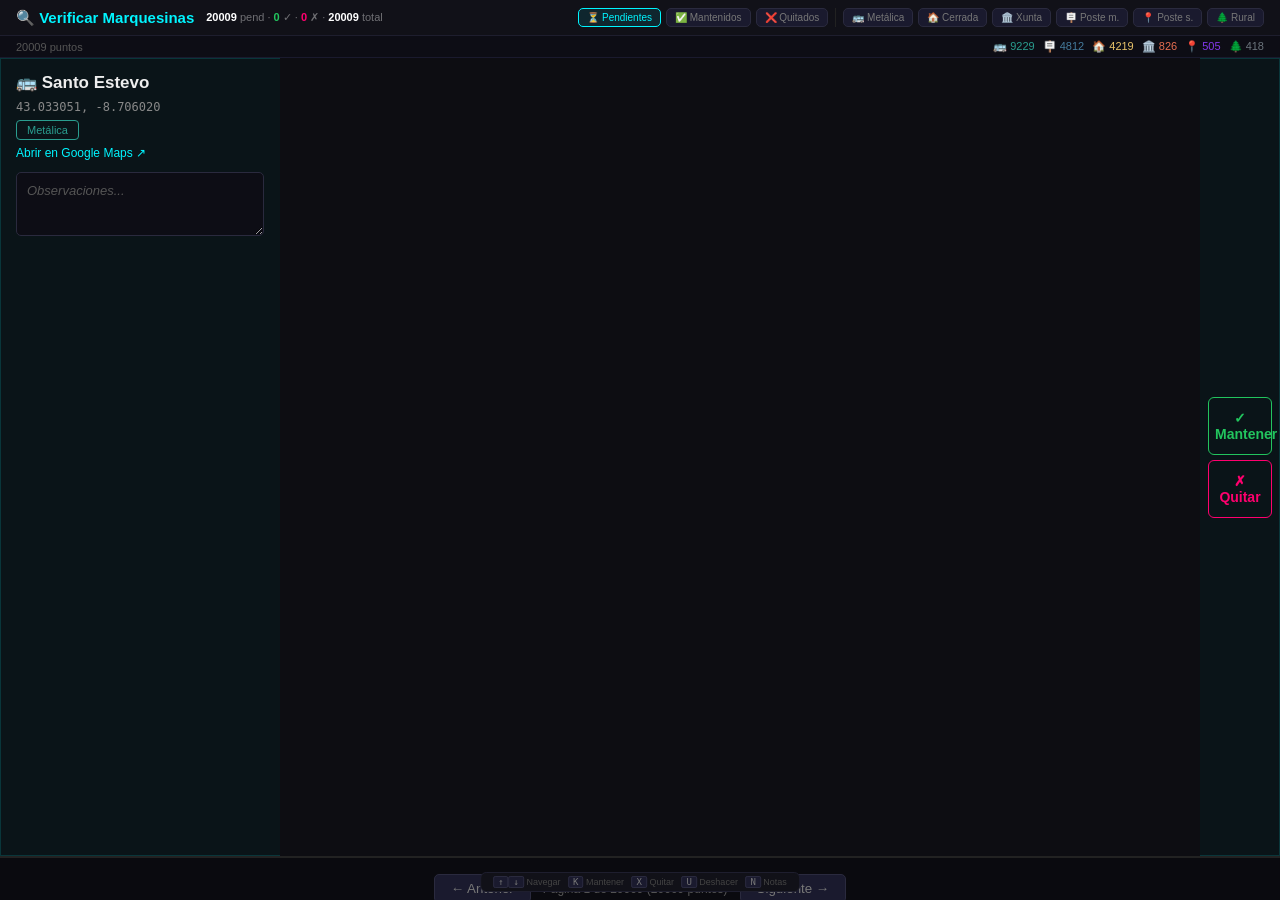
<file: verificar.html>
<!DOCTYPE html>
<html lang="es">
<head>
<meta charset="UTF-8">
<meta name="viewport" content="width=device-width, initial-scale=1.0">
<title>Verificar Marquesinas · Galicia</title>
<style>
*{margin:0;padding:0;box-sizing:border-box}
body{font-family:'Inter',-apple-system,BlinkMacSystemFont,sans-serif;background:#0a0a0f;color:#e0e0e0;overflow:hidden;height:100vh;display:flex;flex-direction:column}

#header{position:sticky;top:0;z-index:100;background:#111118;border-bottom:1px solid #1e1e2e;padding:8px 16px;display:flex;align-items:center;gap:12px;flex-shrink:0}
#header h1{font-size:15px;font-weight:600;color:#00f5ff;white-space:nowrap}
#stats{font-size:11px;color:rgba(255,255,255,0.4);white-space:nowrap}
#stats b{color:#fff}

#filters{display:flex;gap:5px;flex-wrap:wrap;margin-left:auto}
.fbtn{background:#1a1a2e;border:1px solid #2a2a3e;border-radius:5px;color:#777;font-size:10px;padding:3px 8px;cursor:pointer;transition:all .15s;white-space:nowrap}
.fbtn:hover{border-color:#00f5ff;color:#ccc}
.fbtn.active{background:#00f5ff18;border-color:#00f5ff;color:#00f5ff}
.fbtn.kept.active{background:#22c55e18;border-color:#22c55e;color:#22c55e}
.fbtn.removed.active{background:#ff006e18;border-color:#ff006e;color:#ff006e}

#count-bar{background:#0d0d15;border-bottom:1px solid #1a1a2e;padding:4px 16px;font-size:11px;color:#555;flex-shrink:0;display:flex;justify-content:space-between;align-items:center}
#count-bar .type-counts{display:flex;gap:8px}

#table-wrap{flex:1;overflow-y:auto;scroll-behavior:smooth}
#table-wrap::-webkit-scrollbar{width:5px}
#table-wrap::-webkit-scrollbar-track{background:#0a0a0f}
#table-wrap::-webkit-scrollbar-thumb{background:#333;border-radius:3px}

.card{display:grid;grid-template-columns:280px 1fr 80px;grid-template-rows:auto;gap:0;border-bottom:2px solid #222;min-height:calc(100vh - 100px);transition:background .2s;cursor:pointer}
.card:hover{background:rgba(255,255,255,0.02)}
.card.kept{border-left:4px solid #22c55e}
.card.removed{border-left:4px solid #ff006e}
.card.selected{background:rgba(0,245,255,0.04);box-shadow:inset 0 0 0 1px rgba(0,245,255,0.15)}

.card-num{display:none}

.card-info{padding:14px 16px;display:flex;flex-direction:column;gap:6px;align-self:start}
.card-info .name{font-size:17px;font-weight:700;color:#eee;line-height:1.3}
.card-info .coords{font-size:12px;color:#888;font-family:'JetBrains Mono',monospace}
.card-info .type-badge{display:inline-block;width:fit-content;font-size:11px;padding:3px 10px;border-radius:4px;border:1px solid}
.card-info .gmlink{font-size:12px;color:#00f5ff;text-decoration:none}
.card-info .gmlink:hover{text-decoration:underline}

.card-sv{position:relative;overflow:hidden;background:#0d0d12;min-height:calc(100vh - 140px)}
.card-sv .sv-btn{position:absolute;inset:0;display:flex;flex-direction:column;align-items:center;justify-content:center;cursor:pointer;background:rgba(0,0,0,0.5);color:#00f5ff;font-size:16px;font-weight:600;transition:background .2s;gap:6px}
.card-sv .sv-btn:hover{background:rgba(0,0,0,0.3)}
.card-sv .sv-btn small{font-size:11px;color:#888}
.card-sv iframe{width:100%;height:100%;border:0}

.card-actions{display:flex;flex-direction:column;gap:5px;padding:12px 8px;justify-content:center}
.btn{border:1px solid;border-radius:6px;font-size:14px;font-weight:600;padding:12px 6px;cursor:pointer;transition:all .15s;text-align:center;background:0}
.btn-k{border-color:#22c55e;color:#22c55e}
.btn-k:hover{background:#22c55e22}
.btn-k.on{background:#22c55e;color:#000}
.btn-r{border-color:#ff006e;color:#ff006e}
.btn-r:hover{background:#ff006e22}
.btn-r.on{background:#ff006e;color:#fff}
.btn-u{border-color:#444;color:#444;font-size:11px;padding:8px 4px;margin-top:4px}
.btn-u:hover{border-color:#888;color:#888}

.card-notes{margin-top:6px}
.card-notes textarea{width:100%;height:64px;background:#0d0d15;border:1px solid #2a2a3e;border-radius:5px;color:#ddd;font-size:13px;font-family:'Inter',sans-serif;padding:8px 10px;resize:vertical;line-height:1.5}
.card-notes textarea:focus{border-color:#00f5ff;outline:none;box-shadow:0 0 0 2px rgba(0,245,255,0.15)}
.card-notes textarea::placeholder{color:#555;font-style:italic}
.card-notes .save-hint{font-size:9px;color:#444;margin-top:3px}

#loading{display:flex;align-items:center;justify-content:center;height:60vh;font-size:13px;color:#555}
.spin{animation:spin 1s linear infinite;margin-right:8px}
@keyframes spin{to{transform:rotate(360deg)}}

#kb{position:fixed;bottom:8px;left:50%;transform:translateX(-50%);background:#111118;border:1px solid #1e1e2e;border-radius:6px;padding:4px 12px;font-size:9px;color:#444;z-index:200;white-space:nowrap}
#kb kbd{background:#1a1a2e;border:1px solid #2a2a3e;border-radius:2px;padding:0 4px;font-size:9px;color:#777}

@media(max-width:900px){
  .card{grid-template-columns:1fr;min-height:auto}
  .card-sv{min-height:50vh}
  .card-actions{flex-direction:row}
  #filters{gap:3px}
  .fbtn{font-size:9px;padding:2px 5px}
}
</style>
</head>
<body>

<div id="header">
  <h1>🔍 Verificar Marquesinas</h1>
  <div id="stats">Cargando...</div>
  <div id="filters">
    <button class="fbtn active" data-f="pending">⏳ Pendientes</button>
    <button class="fbtn kept" data-f="kept">✅ Mantenidos</button>
    <button class="fbtn removed" data-f="removed">❌ Quitados</button>
    <span style="width:1px;background:#222;margin:0 2px"></span>
    <button class="fbtn" data-t="M">🚌 Metálica</button>
    <button class="fbtn" data-t="C">🏠 Cerrada</button>
    <button class="fbtn" data-t="X">🏛️ Xunta</button>
    <button class="fbtn" data-t="P">🪧 Poste m.</button>
    <button class="fbtn" data-t="S">📍 Poste s.</button>
    <button class="fbtn" data-t="R">🌲 Rural</button>
  </div>
</div>

<div id="count-bar">
  <span id="shown-count">0 puntos</span>
  <span class="type-counts" id="type-counts"></span>
</div>

<div id="table-wrap">
  <div id="loading"><span class="spin">⏳</span> Cargando 20.009 puntos...</div>
</div>

<div id="kb"><kbd>↑</kbd><kbd>↓</kbd> Navegar &nbsp; <kbd>K</kbd> Mantener &nbsp; <kbd>X</kbd> Quitar &nbsp; <kbd>U</kbd> Deshacer &nbsp; <kbd>N</kbd> Notas</div>

<script>
const API = 'api.php';

// --- State ---
let stops = [];
let meta = {};
let decisions = {};
let notesMap = {};  // stop_id → notes string
let filter = 'pending';
let typeFilter = null;
let selIdx = -1;
let svLoaded = new Set();
let currentPage = 0;
const PAGE_SIZE = 1;

// --- Init ---
async function init() {
  const [data, dec] = await Promise.all([
    fetch('stops_light.json').then(r => r.json()),
    fetch(`${API}?action=get`).then(r => r.json()).catch(() => ({kept:[],removed:[]}))
  ]);

  meta = data.m;
  const typeLabels = meta.labels;
  const typeColors = meta.colors;
  const typeIcons = meta.icons;

  stops = data.s.map(s => ({
    id: 'stop_' + s[0],
    num: s[0],
    name: s[1],
    type: s[2],
    lat: s[3] / 1e6,
    lng: s[4] / 1e6,
    label: typeLabels[s[2]] || s[2],
    color: typeColors[s[2]] || '#888',
    icon: typeIcons[s[2]] || '❓',
  }));

  if (dec.kept) dec.kept.forEach(d => {
    decisions[d.stop_id] = 'kept';
    if (d.notes) notesMap[d.stop_id] = d.notes;
  });
  if (dec.removed) dec.removed.forEach(d => {
    decisions[d.stop_id] = 'removed';
    if (d.notes) notesMap[d.stop_id] = d.notes;
  });

  render();
}

function getVisible() {
  return stops.filter(s => {
    const d = decisions[s.id];
    if (filter === 'pending' && d) return false;
    if (filter === 'kept' && d !== 'kept') return false;
    if (filter === 'removed' && d !== 'removed') return false;
    if (typeFilter && s.type !== typeFilter) return false;
    return true;
  });
}

function updateStats() {
  const k = Object.values(decisions).filter(d => d === 'kept').length;
  const r = Object.values(decisions).filter(d => d === 'removed').length;
  const p = stops.length - k - r;
  document.getElementById('stats').innerHTML = `<b>${p}</b> pend · <b style="color:#22c55e">${k}</b> ✓ · <b style="color:#ff006e">${r}</b> ✗ · <b>${stops.length}</b> total`;
}

function escHtml(s) {
  const d = document.createElement('div');
  d.textContent = s || '';
  return d.innerHTML;
}

function render() {
  updateStats();
  const vis = getVisible();
  document.getElementById('shown-count').textContent = `${vis.length} puntos`;

  const tc = {};
  vis.forEach(s => { tc[s.type] = (tc[s.type] || 0) + 1; });
  const tcEl = document.getElementById('type-counts');
  tcEl.innerHTML = Object.entries(tc).map(([t,c]) =>
    `<span style="color:${meta.colors[t]||'#888'}">${meta.icons[t]||''} ${c}</span>`
  ).join('');

  const wrap = document.getElementById('table-wrap');

  if (vis.length === 0) {
    wrap.innerHTML = '<div id="loading">No hay puntos con este filtro 🎉</div>';
    return;
  }

  // Paginated rendering
  const totalPages = Math.ceil(vis.length / PAGE_SIZE);
  const start = currentPage * PAGE_SIZE;
  const batch = vis.slice(start, start + PAGE_SIZE);

  let html = '';
  batch.forEach((s, i) => {
    const globalIdx = start + i;
    const d = decisions[s.id];
    const cls = d === 'kept' ? 'kept' : d === 'removed' ? 'removed' : '';
    const existingNotes = escHtml(notesMap[s.id] || '');

    // Build Street View embed URL (no API key needed for embed)
    const svUrl = `https://maps.google.com/maps?layer=c&cbll=${s.lat},${s.lng}&cbp=11,0,0,0,0&output=svembed`;

    html += `<div class="card ${cls}" data-sid="${s.id}" data-idx="${globalIdx}" id="c${globalIdx}">
      <div class="card-info">
        <div class="name">${s.icon} ${escHtml(s.name) || 'Sin nombre'}</div>
        <div class="coords">${s.lat.toFixed(6)}, ${s.lng.toFixed(6)}</div>
        <div class="type-badge" style="color:${s.color};border-color:${s.color}">${s.label}</div>
        <a class="gmlink" href="https://www.google.com/maps/@${s.lat},${s.lng},3a,75y,0h,90t/data=!3m6!1e1!3m4!1sAFzm0B0!2e0!7i16384!8i8192" target="_blank" rel="noopener">Abrir en Google Maps ↗</a>
        <div class="card-notes">
          <textarea id="n${globalIdx}" placeholder="Observaciones..." data-sid="${s.id}" onclick="event.stopPropagation()">${existingNotes}</textarea>
        </div>
      </div>
      <div class="card-sv" id="sv${globalIdx}" data-lat="${s.lat}" data-lng="${s.lng}">
      </div>
      <div class="card-actions">
        <button class="btn btn-k ${d==='kept'?'on':''}" onclick="decide('${s.id}','kept',${globalIdx})">✓ Mantener</button>
        <button class="btn btn-r ${d==='removed'?'on':''}" onclick="decide('${s.id}','removed',${globalIdx})">✗ Quitar</button>
        ${d ? `<button class="btn btn-u" onclick="undo('${s.id}',${globalIdx})">↩ Deshacer</button>` : ''}
      </div>
    </div>`;
  });

  // Pagination controls
  html += `<div style="display:flex;justify-content:center;gap:12px;padding:16px;align-items:center">
    <button onclick="goPage(-1)" ${currentPage === 0 ? 'disabled' : ''} style="background:#1a1a2e;border:1px solid #2a2a3e;color:#777;padding:6px 16px;border-radius:5px;cursor:pointer">← Anterior</button>
    <span style="color:#555;font-size:12px">Página ${currentPage+1} de ${totalPages} (${vis.length} puntos)</span>
    <button onclick="goPage(1)" ${currentPage >= totalPages-1 ? 'disabled' : ''} style="background:#1a1a2e;border:1px solid #2a2a3e;color:#777;padding:6px 16px;border-radius:5px;cursor:pointer">Siguiente →</button>
  </div>`;

  wrap.innerHTML = html;

  // Auto-load Street View for all cards on page
  setTimeout(() => {
    batch.forEach((s, i) => {
      const globalIdx = start + i;
      if (!svLoaded.has(globalIdx)) activateSV(globalIdx);
    });
  }, 300);

  // Attach auto-save on blur for all textarea notes
  wrap.querySelectorAll('textarea[data-sid]').forEach(ta => {
    ta.addEventListener('blur', () => saveNotes(ta.dataset.sid, ta.value));
    ta.addEventListener('keydown', e => {
      // Don't trigger card navigation when typing notes
      e.stopPropagation();
    });
    ta.addEventListener('focus', () => {
      // Mark this card as selected when notes get focus
      const card = ta.closest('.card');
      if (card) {
        document.querySelectorAll('.card.selected').forEach(el => el.classList.remove('selected'));
        card.classList.add('selected');
        selIdx = parseInt(card.dataset.idx);
      }
    });
  });
}

function goPage(dir) {
  const vis = getVisible();
  const totalPages = Math.ceil(vis.length / PAGE_SIZE);
  currentPage = Math.max(0, Math.min(totalPages - 1, currentPage + dir));
  selIdx = currentPage * PAGE_SIZE;
  svLoaded.clear();
  render();
  document.getElementById('table-wrap').scrollTop = 0;
}

function activateSV(idx) {
  const el = document.getElementById(`sv${idx}`);
  if (!el || svLoaded.has(idx)) return;

  const lat = el.dataset.lat;
  const lng = el.dataset.lng;
  if (!lat || !lng) return;

  const iframe = document.createElement('iframe');
  iframe.src = `https://maps.google.com/maps?layer=c&cbll=${lat},${lng}&cbp=11,0,0,0,0&output=svembed`;
  iframe.allow = 'accelerometer; gyroscope';
  iframe.style.cssText = 'width:100%;height:100%;border:0;';
  el.appendChild(iframe);
  svLoaded.add(idx);
}

async function decide(sid, dec, i) {
  const s = stops.find(x => x.id === sid);
  if (!s) return;

  // Grab current notes from textarea if visible
  const ta = document.querySelector(`textarea[data-sid="${sid}"]`);
  const notes = ta ? ta.value : (notesMap[sid] || null);

  try {
    await fetch(`${API}?action=save`, {
      method: 'POST',
      headers: {'Content-Type': 'application/json'},
      body: JSON.stringify({ stop_id: sid, decision: dec, lat: s.lat, lng: s.lng, name: s.name, notes: notes })
    });
  } catch(e) { console.error(e); }

  decisions[sid] = dec;
  if (notes) notesMap[sid] = notes;

  // In "pending" mode, the decided card disappears from view.
  // Re-render to show fresh cards, auto-loading their Street Views.
  if (filter === 'pending') {
    svLoaded.clear();
    // Stay on current page — if page is empty, go back
    const vis = getVisible();
    const totalPages = Math.ceil(vis.length / PAGE_SIZE);
    if (currentPage >= totalPages && totalPages > 0) currentPage = totalPages - 1;
    selIdx = currentPage * PAGE_SIZE;
    render();
  } else {
    render();
  }
}

async function saveNotes(sid, notes) {
  // Only save notes if there's already a decision (kept/removed)
  const dec = decisions[sid];
  if (!dec) {
    // Just store locally until a decision is made
    if (notes.trim()) notesMap[sid] = notes;
    else delete notesMap[sid];
    return;
  }

  const s = stops.find(x => x.id === sid);
  if (!s) return;

  try {
    await fetch(`${API}?action=save`, {
      method: 'POST',
      headers: {'Content-Type': 'application/json'},
      body: JSON.stringify({ stop_id: sid, decision: dec, lat: s.lat, lng: s.lng, name: s.name, notes: notes.trim() || null })
    });
  } catch(e) { console.error(e); }

  if (notes.trim()) notesMap[sid] = notes;
  else delete notesMap[sid];
}

async function undo(sid, i) {
  try {
    await fetch(`${API}?action=delete`, {
      method: 'POST',
      headers: {'Content-Type': 'application/json'},
      body: JSON.stringify({ stop_id: sid })
    });
  } catch(e) { console.error(e); }

  delete decisions[sid];
  // Keep notes locally even after undo, they might re-decide
  render();
}

// --- Keyboard ---
document.addEventListener('keydown', e => {
  if (e.target.tagName === 'INPUT' || e.target.tagName === 'TEXTAREA') return;
  const vis = getVisible();
  if (!vis.length) return;

  if (e.key === 'ArrowDown') { e.preventDefault(); selIdx = Math.min(selIdx+1, vis.length-1); scrollTo(selIdx); }
  else if (e.key === 'ArrowUp') { e.preventDefault(); selIdx = Math.max(selIdx-1, 0); scrollTo(selIdx); }
  else if ((e.key === 'k' || e.key === 'K') && selIdx >= 0) { decide(vis[selIdx].id, 'kept', selIdx); }
  else if ((e.key === 'x' || e.key === 'X') && selIdx >= 0) { decide(vis[selIdx].id, 'removed', selIdx); }
  else if ((e.key === 'u' || e.key === 'U') && selIdx >= 0) { undo(vis[selIdx].id, selIdx); }
  else if (e.key === 'n' || e.key === 'N') {
    e.preventDefault();
    const ta = document.getElementById(`n${selIdx}`);
    if (ta) ta.focus();
  }
  else if (e.key === 'ArrowRight' && currentPage < Math.ceil(vis.length / PAGE_SIZE) - 1) { goPage(1); }
  else if (e.key === 'ArrowLeft' && currentPage > 0) { goPage(-1); }
});

function scrollTo(i) {
  document.querySelectorAll('.card.selected').forEach(el => el.classList.remove('selected'));
  const el = document.getElementById(`c${i}`);
  if (el) { el.classList.add('selected'); el.scrollIntoView({ behavior: 'smooth', block: 'center' }); }
}

// --- Filters ---
document.querySelectorAll('.fbtn[data-f]').forEach(btn => {
  btn.addEventListener('click', () => {
    document.querySelectorAll('.fbtn[data-f]').forEach(b => b.classList.remove('active'));
    btn.classList.add('active');
    filter = btn.dataset.f;
    currentPage = 0;
    selIdx = -1;
    svLoaded.clear();
    render();
  });
});

document.querySelectorAll('.fbtn[data-t]').forEach(btn => {
  btn.addEventListener('click', () => {
    if (typeFilter === btn.dataset.t) { btn.classList.remove('active'); typeFilter = null; }
    else { document.querySelectorAll('.fbtn[data-t]').forEach(b => b.classList.remove('active')); btn.classList.add('active'); typeFilter = btn.dataset.t; }
    currentPage = 0;
    selIdx = -1;
    svLoaded.clear();
    render();
  });
});

init();
</script>
</body>
</html>
</file>
<file: web_dossier/css/style.css>
/* =========================================
   MARQUESINAS DE GALICIA - DOSSIER PROFESIONAL
   Diseño: Limpio, Profesional, Institucional
   ========================================= */

/* === VARIABLES Y RESET === */
:root {
    --primary-color: #1e3a8a;        /* Azul institucional */
    --secondary-color: #3b82f6;      /* Azul brillante */
    --accent-color: #0ea5e9;         /* Azul cielo */
    --dark-bg: #0f172a;              /* Azul oscuro profundo */
    --light-bg: #f8fafc;             /* Gris claro casi blanco */
    --white: #ffffff;
    --text-dark: #1e293b;
    --text-light: #64748b;
    --gray-border: #e2e8f0;
    --success-color: #10b981;
    --highlight-color: #fbbf24;
    
    --font-primary: 'Segoe UI', 'Roboto', 'Helvetica Neue', Arial, sans-serif;
    --font-heading: 'Georgia', 'Times New Roman', serif;
    
    --shadow-sm: 0 1px 2px 0 rgba(0, 0, 0, 0.05);
    --shadow-md: 0 4px 6px -1px rgba(0, 0, 0, 0.1);
    --shadow-lg: 0 10px 15px -3px rgba(0, 0, 0, 0.1);
    --shadow-xl: 0 20px 25px -5px rgba(0, 0, 0, 0.1);
    
    --transition: all 0.3s ease;
}

* {
    margin: 0;
    padding: 0;
    box-sizing: border-box;
}

html {
    scroll-behavior: smooth;
}

body {
    font-family: var(--font-primary);
    font-size: 16px;
    line-height: 1.7;
    color: var(--text-dark);
    background-color: var(--white);
}

/* === CONTENEDOR PRINCIPAL === */
.container {
    max-width: 1200px;
    margin: 0 auto;
    padding: 0 20px;
}

/* === NAVEGACIÓN === */
.main-header {
    position: fixed;
    top: 0;
    left: 0;
    right: 0;
    z-index: 1000;
    background-color: var(--white);
    box-shadow: var(--shadow-md);
    transition: var(--transition);
}

.navbar {
    padding: 1rem 0;
}

.navbar .container {
    display: flex;
    justify-content: space-between;
    align-items: center;
}

.logo h2 {
    font-family: var(--font-heading);
    font-size: 1.5rem;
    color: var(--primary-color);
    font-weight: 700;
}

.nav-menu {
    display: flex;
    list-style: none;
    gap: 2rem;
}

.nav-menu li a {
    text-decoration: none;
    color: var(--text-dark);
    font-weight: 500;
    font-size: 0.95rem;
    transition: var(--transition);
    padding: 0.5rem 0;
    border-bottom: 2px solid transparent;
}

.nav-menu li a:hover {
    color: var(--secondary-color);
    border-bottom-color: var(--secondary-color);
}

.mobile-menu-toggle {
    display: none;
    flex-direction: column;
    background: none;
    border: none;
    cursor: pointer;
    padding: 0.5rem;
}

.mobile-menu-toggle span {
    width: 25px;
    height: 3px;
    background-color: var(--primary-color);
    margin: 3px 0;
    transition: var(--transition);
}

/* === SECCIÓN HERO (PORTADA) === */
.hero {
    position: relative;
    height: 100vh;
    display: flex;
    align-items: center;
    justify-content: center;
    text-align: center;
    color: var(--white);
    background: linear-gradient(135deg, var(--primary-color) 0%, var(--secondary-color) 100%);
    background-image: 
        linear-gradient(135deg, rgba(30, 58, 138, 0.95) 0%, rgba(59, 130, 246, 0.9) 100%),
        url('../img/M22M9005.jpg');
    background-size: cover;
    background-position: center;
    background-attachment: fixed;
}

.hero-overlay {
    position: absolute;
    top: 0;
    left: 0;
    right: 0;
    bottom: 0;
    background: linear-gradient(135deg, rgba(30, 58, 138, 0.9) 0%, rgba(59, 130, 246, 0.85) 100%);
}

.hero-content {
    position: relative;
    z-index: 10;
    max-width: 900px;
    padding: 2rem;
}

.hero-title {
    font-family: var(--font-heading);
    font-size: 4rem;
    font-weight: 700;
    margin-bottom: 1rem;
    text-shadow: 2px 2px 4px rgba(0, 0, 0, 0.3);
}

.hero-subtitle {
    font-size: 2rem;
    font-weight: 300;
    margin-bottom: 1.5rem;
    opacity: 0.95;
}

.hero-description {
    font-size: 1.25rem;
    margin-bottom: 2.5rem;
    opacity: 0.9;
}

.cta-button {
    display: inline-block;
    padding: 1rem 2.5rem;
    background-color: var(--white);
    color: var(--primary-color);
    text-decoration: none;
    font-weight: 600;
    font-size: 1.1rem;
    border-radius: 50px;
    transition: var(--transition);
    box-shadow: var(--shadow-lg);
}

.cta-button:hover {
    transform: translateY(-3px);
    box-shadow: var(--shadow-xl);
    background-color: var(--highlight-color);
    color: var(--white);
}

/* === NAVEGACIÓN RÁPIDA === */
.quick-nav {
    padding: 4rem 0;
    background-color: var(--white);
}

.quick-nav h2 {
    text-align: center;
    font-size: 2rem;
    color: var(--primary-color);
    margin-bottom: 3rem;
}

.quick-nav-grid {
    display: grid;
    grid-template-columns: repeat(auto-fit, minmax(180px, 1fr));
    gap: 2rem;
}

.quick-nav-item {
    text-align: center;
    padding: 2rem 1rem;
    background-color: var(--light-bg);
    border-radius: 10px;
    text-decoration: none;
    color: var(--text-dark);
    transition: var(--transition);
    border: 2px solid transparent;
}

.quick-nav-item:hover {
    transform: translateY(-5px);
    box-shadow: var(--shadow-lg);
    border-color: var(--secondary-color);
    background-color: var(--white);
}

.quick-nav-item .icon {
    font-size: 3rem;
    margin-bottom: 1rem;
}

.quick-nav-item h3 {
    font-size: 1.1rem;
    font-weight: 600;
    color: var(--primary-color);
}

/* === SECCIONES === */
.section {
    padding: 5rem 0;
}

.section-light {
    background-color: var(--light-bg);
}

.section-dark {
    background-color: var(--dark-bg);
    color: var(--white);
}

.section-dark h2,
.section-dark h3,
.section-dark h4 {
    color: var(--white);
}

.section-dark p,
.section-dark li {
    color: rgba(255, 255, 255, 0.9);
}

/* === ENCABEZADOS DE SECCIÓN === */
.section-header {
    text-align: center;
    margin-bottom: 4rem;
}

.section-number {
    display: inline-block;
    font-size: 3rem;
    font-weight: 700;
    color: var(--accent-color);
    opacity: 0.3;
    margin-bottom: 0.5rem;
}

.section-header h2 {
    font-family: var(--font-heading);
    font-size: 2.5rem;
    color: var(--primary-color);
    margin-bottom: 1rem;
}

.section-dark .section-header h2 {
    color: var(--white);
}

.section-divider {
    width: 80px;
    height: 4px;
    background: linear-gradient(to right, var(--secondary-color), var(--accent-color));
    margin: 1rem auto;
    border-radius: 2px;
}

/* === GRIDS DE CONTENIDO === */
.content-grid {
    display: grid;
    grid-template-columns: 1fr 1fr;
    gap: 4rem;
    align-items: center;
}

.content-text h3 {
    font-size: 1.8rem;
    color: var(--primary-color);
    margin-bottom: 1.5rem;
}

.content-text p {
    margin-bottom: 1.5rem;
    font-size: 1.05rem;
    text-align: justify;
}

.content-image img {
    width: 100%;
    border-radius: 10px;
    box-shadow: var(--shadow-lg);
}

.image-caption {
    text-align: center;
    margin-top: 1rem;
    font-size: 0.9rem;
    color: var(--text-light);
    font-style: italic;
}

.highlight-quote {
    background-color: rgba(59, 130, 246, 0.1);
    border-left: 4px solid var(--secondary-color);
    padding: 1.5rem;
    margin: 2rem 0;
    font-style: italic;
    font-size: 1.1rem;
    color: var(--primary-color);
}

/* === OBJETIVOS === */
.objectives-grid {
    display: grid;
    grid-template-columns: repeat(auto-fit, minmax(300px, 1fr));
    gap: 2rem;
}

.objective-card {
    background-color: rgba(255, 255, 255, 0.05);
    padding: 2rem;
    border-radius: 10px;
    border: 1px solid rgba(255, 255, 255, 0.1);
    transition: var(--transition);
}

.objective-card:hover {
    transform: translateY(-5px);
    background-color: rgba(255, 255, 255, 0.1);
    border-color: var(--accent-color);
}

.objective-icon {
    font-size: 3rem;
    margin-bottom: 1rem;
}

.objective-card h3 {
    font-size: 1.4rem;
    margin-bottom: 1rem;
    color: var(--white);
}

.objective-card p {
    font-size: 1rem;
    line-height: 1.6;
}

/* === JUSTIFICACIÓN === */
.justification-content h3 {
    font-size: 2rem;
    color: var(--primary-color);
    margin-bottom: 2rem;
    margin-top: 3rem;
}

.subsection-title {
    margin-top: 4rem !important;
}

.benefit-grid {
    display: grid;
    grid-template-columns: repeat(auto-fit, minmax(250px, 1fr));
    gap: 2rem;
    margin-bottom: 3rem;
}

.benefit-item {
    background-color: var(--white);
    padding: 2rem;
    border-radius: 10px;
    box-shadow: var(--shadow-md);
    transition: var(--transition);
}

.benefit-item:hover {
    transform: translateY(-5px);
    box-shadow: var(--shadow-lg);
}

.benefit-item h4 {
    font-size: 1.2rem;
    margin-bottom: 1rem;
    color: var(--primary-color);
}

.benefits-list {
    display: flex;
    flex-direction: column;
    gap: 1.5rem;
}

.benefit-block {
    display: flex;
    gap: 1.5rem;
    background-color: var(--white);
    padding: 2rem;
    border-radius: 10px;
    box-shadow: var(--shadow-sm);
    transition: var(--transition);
}

.benefit-block:hover {
    box-shadow: var(--shadow-md);
}

.benefit-icon {
    font-size: 2.5rem;
    flex-shrink: 0;
}

.benefit-content h4 {
    font-size: 1.3rem;
    color: var(--primary-color);
    margin-bottom: 0.5rem;
}

.benefit-content p {
    font-size: 1rem;
    line-height: 1.6;
}

/* === METODOLOGÍA === */
.methodology h3,
.technical-specs h3,
.collaborations h3 {
    font-size: 2rem;
    margin-bottom: 2rem;
    color: var(--white);
}

.methodology-phase {
    margin-bottom: 2.5rem;
    background-color: rgba(255, 255, 255, 0.05);
    padding: 2rem;
    border-radius: 10px;
    border-left: 4px solid var(--accent-color);
}

.methodology-phase h4 {
    font-size: 1.4rem;
    margin-bottom: 1rem;
    color: var(--accent-color);
}

.methodology-phase ul {
    list-style-position: inside;
    padding-left: 1rem;
}

.methodology-phase li {
    margin-bottom: 0.8rem;
    font-size: 1rem;
}

.specs-grid {
    display: grid;
    grid-template-columns: repeat(auto-fit, minmax(280px, 1fr));
    gap: 2rem;
    margin-top: 2rem;
}

.spec-item {
    background-color: rgba(255, 255, 255, 0.05);
    padding: 1.5rem;
    border-radius: 10px;
    border: 1px solid rgba(255, 255, 255, 0.1);
}

.spec-item h4 {
    font-size: 1.2rem;
    margin-bottom: 0.8rem;
    color: var(--accent-color);
}

.collaboration-list {
    display: flex;
    flex-direction: column;
    gap: 1rem;
}

.collab-item {
    background-color: rgba(255, 255, 255, 0.05);
    padding: 1.2rem;
    border-radius: 8px;
    font-size: 1rem;
}

.collab-item strong {
    color: var(--accent-color);
}

/* === CRONOGRAMA / TIMELINE === */
.timeline {
    position: relative;
    padding-left: 3rem;
}

.timeline::before {
    content: '';
    position: absolute;
    left: 0;
    top: 0;
    bottom: 0;
    width: 4px;
    background: linear-gradient(to bottom, var(--secondary-color), var(--accent-color));
    border-radius: 2px;
}

.timeline-item {
    position: relative;
    margin-bottom: 3rem;
}

.timeline-marker {
    position: absolute;
    left: -3.75rem;
    top: 0;
    width: 60px;
    height: 60px;
    background: linear-gradient(135deg, var(--secondary-color), var(--accent-color));
    border-radius: 50%;
    display: flex;
    align-items: center;
    justify-content: center;
    box-shadow: var(--shadow-lg);
}

.timeline-number {
    font-size: 1.2rem;
    font-weight: 700;
    color: var(--white);
}

.timeline-content {
    background-color: var(--white);
    padding: 2rem;
    border-radius: 10px;
    box-shadow: var(--shadow-md);
}

.timeline-content h3 {
    font-size: 1.5rem;
    color: var(--primary-color);
    margin-bottom: 1rem;
}

.timeline-content ul {
    list-style-position: inside;
    padding-left: 1rem;
}

.timeline-content li {
    margin-bottom: 0.8rem;
    color: var(--text-dark);
}

/* === PRESUPUESTO === */
.budget-table {
    background-color: var(--white);
    border-radius: 10px;
    overflow: hidden;
    box-shadow: var(--shadow-lg);
    margin-bottom: 3rem;
}

.budget-row {
    display: grid;
    grid-template-columns: 2fr 1fr;
    padding: 1.5rem 2rem;
    border-bottom: 1px solid var(--gray-border);
}

.budget-row:last-child {
    border-bottom: none;
}

.budget-header {
    background-color: var(--primary-color);
    color: var(--white);
    font-weight: 700;
    font-size: 1.2rem;
}

.budget-concept {
    display: flex;
    flex-direction: column;
}

.budget-detail {
    font-size: 0.9rem;
    color: var(--text-light);
    margin-top: 0.3rem;
}

.budget-amount {
    text-align: right;
    font-weight: 600;
    font-size: 1.2rem;
    color: var(--primary-color);
}

.budget-total {
    background-color: var(--light-bg);
    font-size: 1.3rem;
}

.budget-total .budget-amount {
    font-size: 1.5rem;
    color: var(--success-color);
}

.financing-plan h3 {
    font-size: 2rem;
    color: var(--white);
    margin-bottom: 2rem;
}

.financing-grid {
    display: grid;
    grid-template-columns: repeat(auto-fit, minmax(280px, 1fr));
    gap: 2rem;
}

.financing-source {
    background-color: rgba(255, 255, 255, 0.05);
    padding: 2rem;
    border-radius: 10px;
    border: 1px solid rgba(255, 255, 255, 0.1);
}

.financing-source h4 {
    font-size: 1.3rem;
    margin-bottom: 1.5rem;
    color: var(--accent-color);
}

.financing-source ul {
    list-style-position: inside;
    padding-left: 1rem;
}

.financing-source li {
    margin-bottom: 0.8rem;
    font-size: 0.95rem;
}

/* === RESULTADOS === */
.products-grid {
    display: grid;
    grid-template-columns: repeat(auto-fit, minmax(300px, 1fr));
    gap: 2rem;
    margin-bottom: 4rem;
}

.product-card {
    background-color: var(--white);
    padding: 2rem;
    border-radius: 10px;
    box-shadow: var(--shadow-md);
    transition: var(--transition);
}

.product-card:hover {
    transform: translateY(-5px);
    box-shadow: var(--shadow-lg);
}

.product-icon {
    font-size: 3rem;
    margin-bottom: 1rem;
}

.product-card h4 {
    font-size: 1.5rem;
    color: var(--primary-color);
    margin-bottom: 1rem;
}

.product-card p {
    font-size: 0.95rem;
    margin-bottom: 1rem;
}

.product-format {
    font-size: 0.85rem;
    color: var(--text-light);
    font-style: italic;
}

.impact-section {
    margin: 4rem 0;
}

.impact-section h3 {
    font-size: 2rem;
    color: var(--primary-color);
    margin-bottom: 2rem;
}

.impact-grid {
    display: grid;
    grid-template-columns: repeat(auto-fit, minmax(350px, 1fr));
    gap: 2rem;
}

.impact-item {
    background-color: var(--white);
    padding: 2rem;
    border-radius: 10px;
    box-shadow: var(--shadow-md);
}

.impact-item h4 {
    font-size: 1.4rem;
    color: var(--primary-color);
    margin-bottom: 1rem;
}

.impact-item ul {
    list-style-position: inside;
    padding-left: 1rem;
}

.impact-item li {
    margin-bottom: 0.8rem;
    font-size: 0.95rem;
}

.media-coverage {
    margin-top: 4rem;
}

.media-coverage h3 {
    font-size: 2rem;
    color: var(--primary-color);
    margin-bottom: 1.5rem;
}

.media-coverage p {
    font-size: 1.05rem;
    margin-bottom: 2rem;
}

.media-list {
    display: grid;
    grid-template-columns: repeat(auto-fit, minmax(300px, 1fr));
    gap: 1rem;
}

.media-item {
    background-color: rgba(16, 185, 129, 0.1);
    padding: 1rem 1.5rem;
    border-radius: 8px;
    border-left: 4px solid var(--success-color);
    font-size: 0.95rem;
}

/* === GALERÍA === */
.gallery-intro {
    text-align: center;
    max-width: 800px;
    margin: 0 auto 3rem;
    font-size: 1.1rem;
}

.gallery-grid {
    display: grid;
    grid-template-columns: repeat(auto-fit, minmax(300px, 1fr));
    gap: 1.5rem;
    margin-bottom: 3rem;
}

.gallery-item {
    position: relative;
    overflow: hidden;
    border-radius: 10px;
    cursor: pointer;
    aspect-ratio: 4/3;
}

.gallery-item img {
    width: 100%;
    height: 100%;
    object-fit: cover;
    transition: var(--transition);
}

.gallery-item:hover img {
    transform: scale(1.1);
}

.gallery-overlay {
    position: absolute;
    bottom: 0;
    left: 0;
    right: 0;
    background: linear-gradient(to top, rgba(0, 0, 0, 0.9), transparent);
    padding: 2rem 1rem 1rem;
    color: var(--white);
    transform: translateY(100%);
    transition: var(--transition);
}

.gallery-item:hover .gallery-overlay {
    transform: translateY(0);
}

.gallery-overlay p {
    font-size: 0.95rem;
    font-weight: 500;
    margin: 0;
}

.gallery-note {
    background-color: rgba(255, 255, 255, 0.05);
    padding: 1.5rem;
    border-radius: 10px;
    border-left: 4px solid var(--accent-color);
    text-align: center;
}

/* === LIGHTBOX === */
.lightbox {
    display: none;
    position: fixed;
    z-index: 9999;
    top: 0;
    left: 0;
    width: 100%;
    height: 100%;
    background-color: rgba(0, 0, 0, 0.95);
    cursor: pointer;
}

.lightbox.active {
    display: flex;
    align-items: center;
    justify-content: center;
}

.lightbox-content {
    max-width: 90%;
    max-height: 90%;
    object-fit: contain;
    box-shadow: var(--shadow-xl);
}

.lightbox-close {
    position: absolute;
    top: 20px;
    right: 40px;
    font-size: 3rem;
    color: var(--white);
    cursor: pointer;
    z-index: 10000;
}

.lightbox-caption {
    position: absolute;
    bottom: 30px;
    left: 50%;
    transform: translateX(-50%);
    color: var(--white);
    font-size: 1.1rem;
    text-align: center;
    background-color: rgba(0, 0, 0, 0.7);
    padding: 1rem 2rem;
    border-radius: 5px;
}

/* === CONCLUSIONES === */
.conclusions-content {
    max-width: 900px;
    margin: 0 auto;
}

.lead-paragraph {
    font-size: 1.3rem;
    font-weight: 500;
    color: var(--primary-color);
    margin-bottom: 2rem;
    text-align: center;
}

.conclusion-text p {
    font-size: 1.05rem;
    margin-bottom: 1.5rem;
    text-align: justify;
}

.key-points {
    margin: 3rem 0;
    background-color: var(--white);
    padding: 2rem;
    border-radius: 10px;
    box-shadow: var(--shadow-md);
}

.key-points h3 {
    font-size: 1.8rem;
    color: var(--primary-color);
    margin-bottom: 2rem;
    text-align: center;
}

.key-points-grid {
    display: grid;
    grid-template-columns: repeat(auto-fit, minmax(250px, 1fr));
    gap: 1.5rem;
}

.key-point {
    display: flex;
    gap: 1rem;
    align-items: flex-start;
    padding: 1rem;
    background-color: var(--light-bg);
    border-radius: 8px;
}

.key-number {
    display: flex;
    align-items: center;
    justify-content: center;
    width: 40px;
    height: 40px;
    background: linear-gradient(135deg, var(--secondary-color), var(--accent-color));
    color: var(--white);
    font-weight: 700;
    font-size: 1.2rem;
    border-radius: 50%;
    flex-shrink: 0;
}

.key-point p {
    font-size: 0.95rem;
    margin: 0;
}

.call-to-action-text {
    margin: 3rem 0;
}

.call-to-action-text h3 {
    font-size: 1.8rem;
    color: var(--primary-color);
    margin-bottom: 1rem;
}

.final-quote {
    background: linear-gradient(135deg, rgba(59, 130, 246, 0.1), rgba(14, 165, 233, 0.1));
    border-left: 4px solid var(--secondary-color);
    padding: 2rem;
    margin: 3rem 0;
    font-style: italic;
    font-size: 1.2rem;
    color: var(--primary-color);
    text-align: center;
}

/* === CONTACTO === */
.contact-intro {
    text-align: center;
    max-width: 700px;
    margin: 0 auto 3rem;
    font-size: 1.1rem;
}

.contact-grid {
    display: grid;
    grid-template-columns: repeat(auto-fit, minmax(250px, 1fr));
    gap: 2rem;
    margin-bottom: 4rem;
}

.contact-card {
    background-color: rgba(255, 255, 255, 0.05);
    padding: 2rem;
    border-radius: 10px;
    text-align: center;
    border: 1px solid rgba(255, 255, 255, 0.1);
    transition: var(--transition);
}

.contact-card:hover {
    background-color: rgba(255, 255, 255, 0.1);
    transform: translateY(-5px);
}

.contact-icon {
    font-size: 3rem;
    margin-bottom: 1rem;
}

.contact-card h3 {
    font-size: 1.3rem;
    margin-bottom: 1rem;
    color: var(--accent-color);
}

.contact-name {
    font-size: 1.1rem;
    font-weight: 600;
    color: var(--white);
}

.contact-role {
    font-size: 0.95rem;
    color: rgba(255, 255, 255, 0.7);
}

.contact-card a {
    color: var(--accent-color);
    text-decoration: none;
    transition: var(--transition);
}

.contact-card a:hover {
    color: var(--white);
    text-decoration: underline;
}

.institutional-contact {
    margin: 4rem 0;
}

.institutional-contact h3 {
    font-size: 2rem;
    margin-bottom: 2rem;
    text-align: center;
}

.institutional-list {
    display: grid;
    grid-template-columns: repeat(auto-fit, minmax(300px, 1fr));
    gap: 2rem;
}

.institutional-item {
    background-color: rgba(255, 255, 255, 0.05);
    padding: 2rem;
    border-radius: 10px;
    border-left: 4px solid var(--accent-color);
}

.institutional-item strong {
    display: block;
    font-size: 1.3rem;
    color: var(--accent-color);
    margin-bottom: 1rem;
}

.institutional-item p {
    font-size: 0.95rem;
    margin-bottom: 0.5rem;
}

.download-section {
    margin-top: 4rem;
    background-color: rgba(255, 255, 255, 0.05);
    padding: 2rem;
    border-radius: 10px;
}

.download-section h3 {
    font-size: 1.8rem;
    margin-bottom: 1rem;
}

.download-section ul {
    list-style-position: inside;
    padding-left: 1rem;
}

.download-section li {
    margin-bottom: 0.8rem;
    font-size: 0.95rem;
}

/* === FOOTER === */
.main-footer {
    background-color: #0a0f1f;
    color: rgba(255, 255, 255, 0.8);
    padding: 3rem 0 1.5rem;
}

.footer-content {
    display: grid;
    grid-template-columns: repeat(auto-fit, minmax(250px, 1fr));
    gap: 3rem;
    margin-bottom: 2rem;
    padding-bottom: 2rem;
    border-bottom: 1px solid rgba(255, 255, 255, 0.1);
}

.footer-section h4 {
    font-size: 1.3rem;
    color: var(--white);
    margin-bottom: 1rem;
}

.footer-section p {
    font-size: 0.9rem;
    line-height: 1.6;
}

.footer-section a {
    color: var(--accent-color);
    text-decoration: none;
    transition: var(--transition);
}

.footer-section a:hover {
    color: var(--white);
}

.footer-bottom {
    text-align: center;
    padding-top: 1.5rem;
}

.footer-bottom p {
    font-size: 0.9rem;
    margin-bottom: 0.5rem;
}

.footer-note {
    font-size: 0.85rem;
    color: rgba(255, 255, 255, 0.5);
}

/* === RESPONSIVE === */
@media (max-width: 968px) {
    .nav-menu {
        display: none;
    }
    
    .mobile-menu-toggle {
        display: flex;
    }
    
    .hero-title {
        font-size: 3rem;
    }
    
    .hero-subtitle {
        font-size: 1.5rem;
    }
    
    .content-grid {
        grid-template-columns: 1fr;
        gap: 2rem;
    }
    
    .timeline {
        padding-left: 2rem;
    }
    
    .timeline-marker {
        left: -2.75rem;
        width: 50px;
        height: 50px;
    }
    
    .budget-row {
        grid-template-columns: 1fr;
        gap: 0.5rem;
    }
    
    .budget-amount {
        text-align: left;
    }
}

@media (max-width: 640px) {
    .hero-title {
        font-size: 2rem;
    }
    
    .hero-subtitle {
        font-size: 1.2rem;
    }
    
    .hero-description {
        font-size: 1rem;
    }
    
    .section-header h2 {
        font-size: 2rem;
    }
    
    .quick-nav-grid {
        grid-template-columns: repeat(2, 1fr);
    }
    
    .objectives-grid,
    .products-grid,
    .impact-grid {
        grid-template-columns: 1fr;
    }
    
    .gallery-grid {
        grid-template-columns: 1fr;
    }
}
</file>
